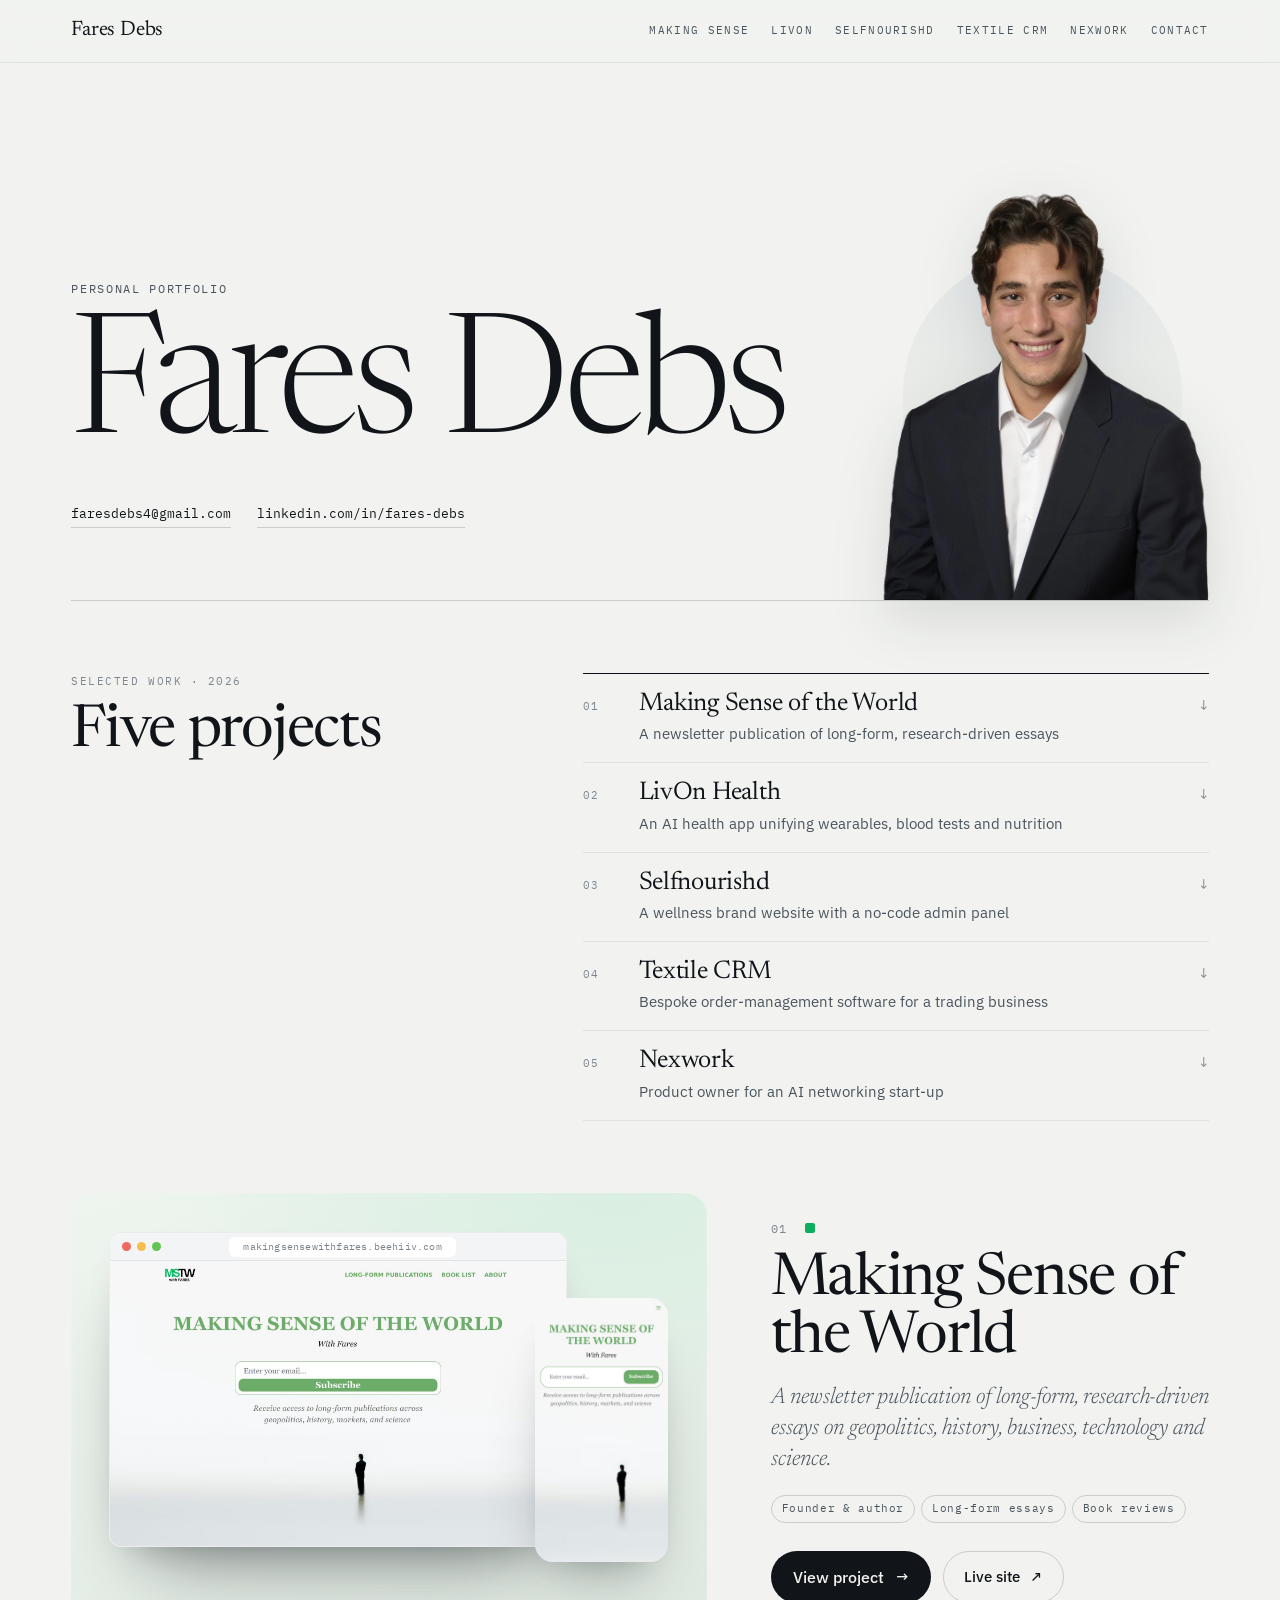
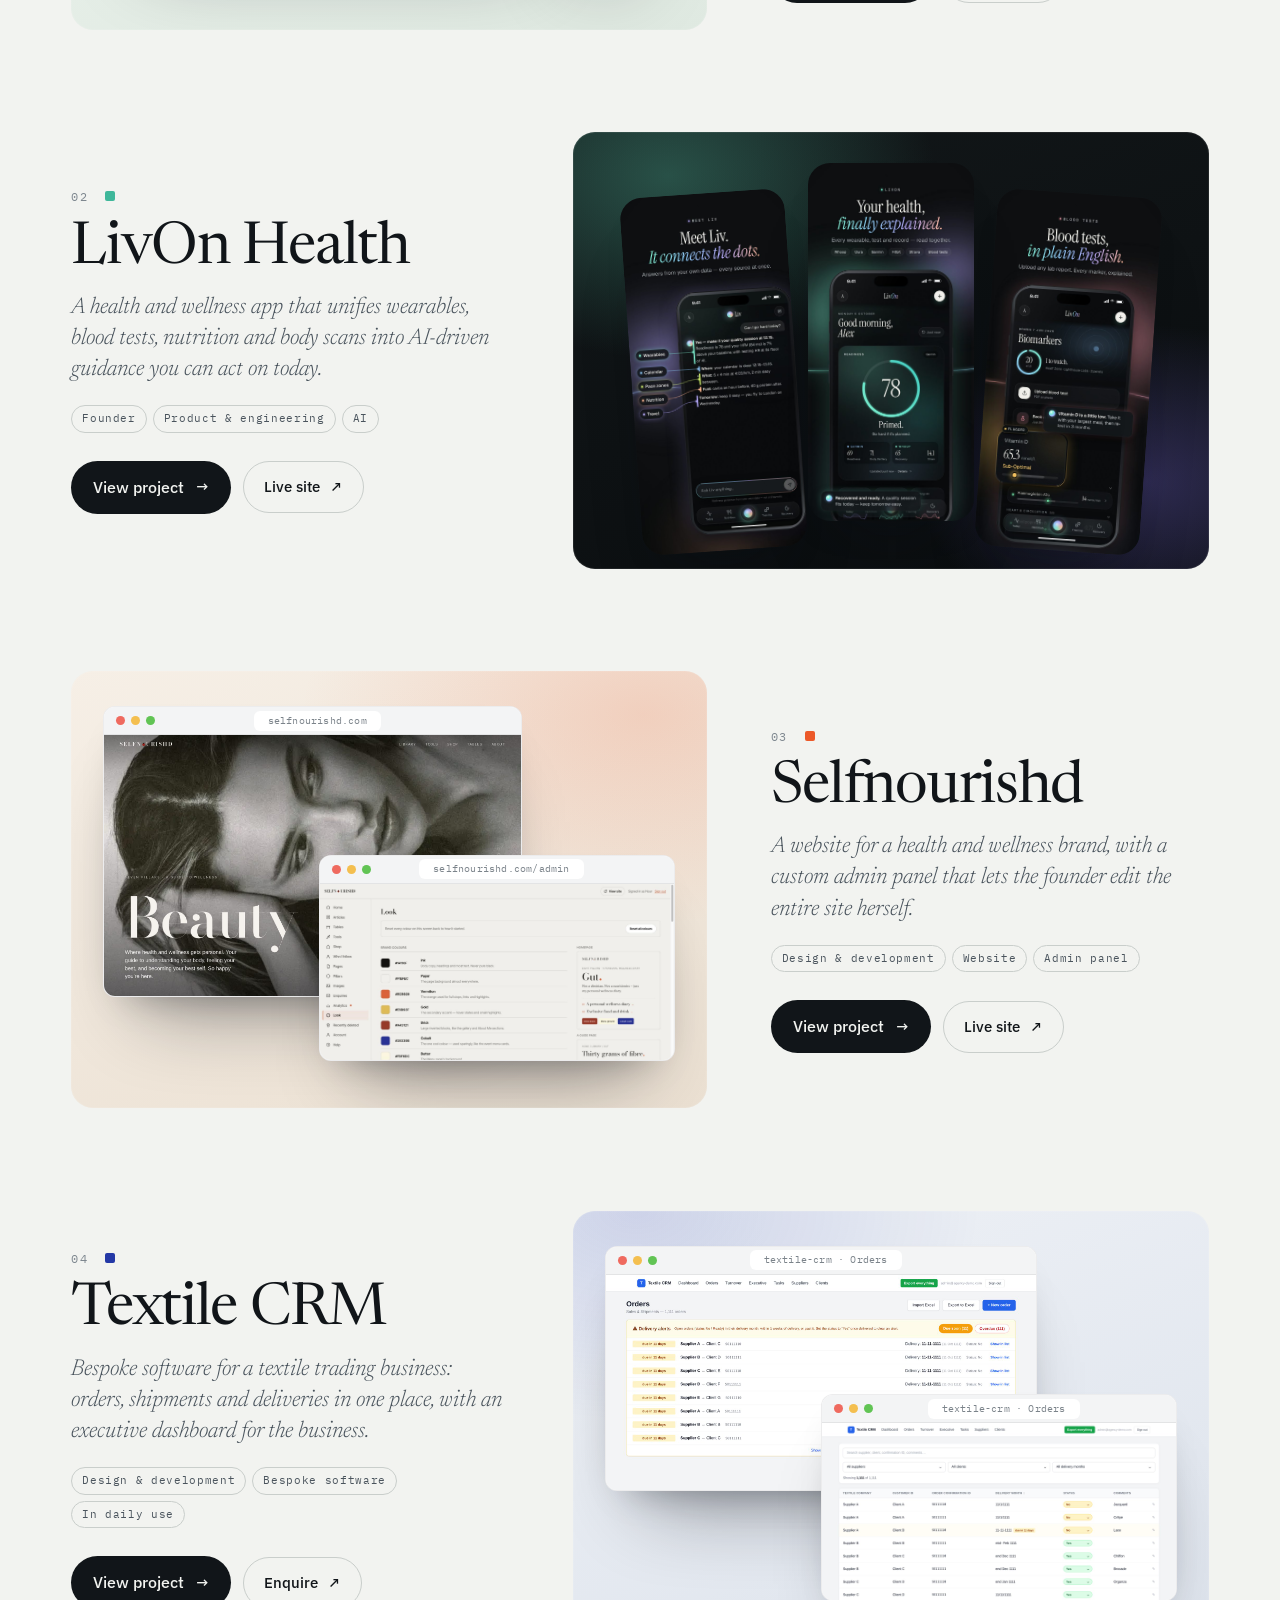
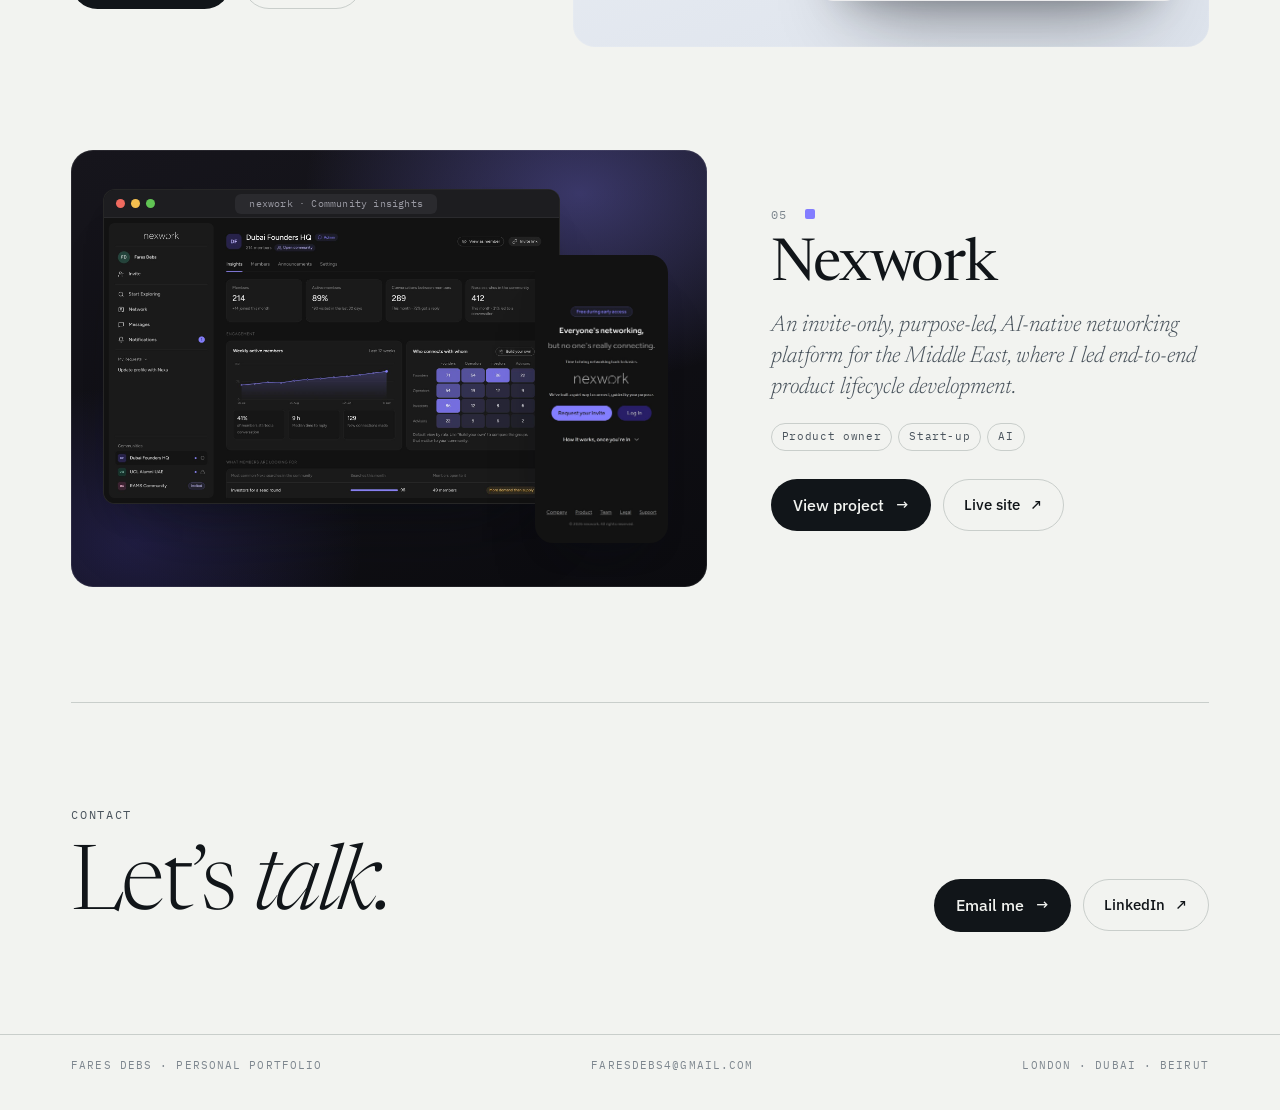
<file: index.html>
<!doctype html>
<html lang="en">
<head>
<meta charset="utf-8">
<meta name="viewport" content="width=device-width, initial-scale=1, viewport-fit=cover">
<title>Fares Debs · Personal Portfolio</title>
<meta name="description" content="Fares Debs. Personal portfolio: Making Sense of the World, LivOn Health, Selfnourishd, Textile CRM and Nexwork.">
<meta property="og:title" content="Fares Debs · Personal Portfolio">
<meta property="og:description" content="Fares Debs. Personal portfolio: Making Sense of the World, LivOn Health, Selfnourishd, Textile CRM and Nexwork.">
<meta property="og:type" content="website">
<meta property="og:image" content="/img/og.jpg">
<meta name="theme-color" content="#F2F3F0">
<link rel="icon" href="/favicon.svg" type="image/svg+xml">
<link rel="preconnect" href="https://fonts.googleapis.com"><link rel="preconnect" href="https://fonts.gstatic.com" crossorigin><link rel="stylesheet" href="https://fonts.googleapis.com/css2?family=IBM+Plex+Mono:wght@400;500&family=IBM+Plex+Sans:wght@400;500;600&family=Newsreader:ital,opsz,wght@0,6..72,300;0,6..72,400;1,6..72,300;1,6..72,400&display=swap">
<link rel="stylesheet" href="/style.css?v=3">
</head>
<body>
<header class="bar"><div class="wrap">
  <a class="me" href="/">Fares Debs</a>
  <nav aria-label="Projects"><a class="opt" href="/making-sense">Making Sense</a><a class="opt" href="/livon">LivOn</a><a class="opt" href="/selfnourishd">Selfnourishd</a><a class="opt" href="/textile-crm">Textile CRM</a><a class="opt" href="/nexwork">Nexwork</a><a href="mailto:faresdebs4@gmail.com">Contact</a></nav>
  <button class="burger" type="button" aria-label="Open menu" aria-expanded="false" aria-controls="mnav" onclick="const o=document.body.classList.toggle('menu-open');this.setAttribute('aria-expanded',o);this.setAttribute('aria-label',o?'Close menu':'Open menu')"><span></span><span></span><span></span></button>
</div>
<div class="mnav" id="mnav"><div class="wrap"><a href="/">Home</a><a href="/making-sense">Making Sense of the World</a><a href="/livon">LivOn Health</a><a href="/selfnourishd">Selfnourishd</a><a href="/textile-crm">Textile CRM</a><a href="/nexwork">Nexwork</a><a href="mailto:faresdebs4@gmail.com">Contact</a></div></div>
</header>

<main class="wrap">
  <section class="hero">
    <div>
      <div class="eyebrow">Personal Portfolio</div>
      <h1>Fares Debs</h1>
      <div class="contact"><a href="mailto:faresdebs4@gmail.com">faresdebs4@gmail.com</a><a href="https://www.linkedin.com/in/fares-debs/" target="_blank" rel="noopener">linkedin.com/in/fares-debs</a></div>
    </div>
    <div class="portrait cut"><img src="/img/portrait-cut.webp?v=2" alt="Portrait of Fares Debs" width="720" height="913"></div>
  </section>
  <section class="intro">
    <div><div class="label">Selected work · 2026</div><h2 class="five">Five projects</h2></div>
    <ol class="toc"><li><a href="#making-sense"><span class="n">01</span><span class="t"><b>Making Sense of the World</b><em>A newsletter publication of long-form, research-driven essays</em></span><span class="d">↓</span></a></li><li><a href="#livon"><span class="n">02</span><span class="t"><b>LivOn Health</b><em>An AI health app unifying wearables, blood tests and nutrition</em></span><span class="d">↓</span></a></li><li><a href="#selfnourishd"><span class="n">03</span><span class="t"><b>Selfnourishd</b><em>A wellness brand website with a no-code admin panel</em></span><span class="d">↓</span></a></li><li><a href="#textile-crm"><span class="n">04</span><span class="t"><b>Textile CRM</b><em>Bespoke order-management software for a trading business</em></span><span class="d">↓</span></a></li><li><a href="#nexwork"><span class="n">05</span><span class="t"><b>Nexwork</b><em>Product owner for an AI networking start-up</em></span><span class="d">↓</span></a></li></ol>
  </section>
  <section class="rows" id="projects">
    <article class="row rv" id="making-sense">
  <a class="stage thumb t-ms" href="/making-sense" aria-label="Making Sense of the World"><div class="win " style="left:6%;top:9%;width:72%"><div class="chrome"><i></i><i></i><i></i><span class="url">makingsensewithfares.beehiiv.com</span></div><div class="shot"><img src="/img/ms-home.jpg" alt="Making Sense of the World homepage" decoding="async"></div></div><div class="phone" style="right:6%;top:24%;width:21%;aspect-ratio:600/1188;border-radius:18px"><img src="/img/ms-home-m.jpg" alt="Mobile view" decoding="async"></div></a>
  <div>
    <div class="num">01 <span class="sw" style="background:#0DAE5E;margin-left:8px"></span></div>
    <h2><a href="/making-sense">Making Sense of the World</a></h2>
    <p class="one">A newsletter publication of long-form, research-driven essays on geopolitics, history, business, technology and science.</p>
    <div class="tags"><span class="tag">Founder & author</span><span class="tag">Long-form essays</span><span class="tag">Book reviews</span></div>
    <div class="actions"><a class="cta" href="/making-sense">View project <span class="ar">→</span></a><a class="ghost" href="https://makingsensewithfares.beehiiv.com/" target="_blank" rel="noopener">Live site <span class="ar">↗</span></a></div>
  </div>
</article><article class="row rv" id="livon">
  <a class="stage thumb t-lv" href="/livon" aria-label="LivOn Health"><div class="phone" style="left:9%;top:14%;width:26%;aspect-ratio:1290/2796;transform:rotate(-4deg)"><img src="/img/livon-03.jpg" alt="Meet Liv" decoding="async"></div><div class="phone" style="left:37%;top:7%;width:26%;aspect-ratio:1290/2796;z-index:2"><img src="/img/livon-01.jpg" alt="LivOn home" decoding="async"></div><div class="phone" style="left:65%;top:14%;width:26%;aspect-ratio:1290/2796;transform:rotate(4deg)"><img src="/img/livon-06.jpg" alt="Blood tests" decoding="async"></div></a>
  <div>
    <div class="num">02 <span class="sw" style="background:#3FB79A;margin-left:8px"></span></div>
    <h2><a href="/livon">LivOn Health</a></h2>
    <p class="one">A health and wellness app that unifies wearables, blood tests, nutrition and body scans into AI-driven guidance you can act on today.</p>
    <div class="tags"><span class="tag">Founder</span><span class="tag">Product & engineering</span><span class="tag">AI</span></div>
    <div class="actions"><a class="cta" href="/livon">View project <span class="ar">→</span></a><a class="ghost" href="https://livonhealth.app/" target="_blank" rel="noopener">Live site <span class="ar">↗</span></a></div>
  </div>
</article><article class="row rv" id="selfnourishd">
  <a class="stage thumb t-sn" href="/selfnourishd" aria-label="Selfnourishd"><div class="win " style="left:5%;top:8%;width:66%"><div class="chrome"><i></i><i></i><i></i><span class="url">selfnourishd.com</span></div><div class="shot"><img src="/img/sn-home.jpg" alt="Selfnourishd website" decoding="async"></div></div><div class="win " style="right:5%;top:42%;width:56%"><div class="chrome"><i></i><i></i><i></i><span class="url">selfnourishd.com/admin</span></div><div class="shot"><img src="/img/sn-admin-look.jpg" alt="Selfnourishd admin panel" decoding="async"></div></div></a>
  <div>
    <div class="num">03 <span class="sw" style="background:#EC5929;margin-left:8px"></span></div>
    <h2><a href="/selfnourishd">Selfnourishd</a></h2>
    <p class="one">A website for a health and wellness brand, with a custom admin panel that lets the founder edit the entire site herself.</p>
    <div class="tags"><span class="tag">Design & development</span><span class="tag">Website</span><span class="tag">Admin panel</span></div>
    <div class="actions"><a class="cta" href="/selfnourishd">View project <span class="ar">→</span></a><a class="ghost" href="https://www.selfnourishd.com/" target="_blank" rel="noopener">Live site <span class="ar">↗</span></a></div>
  </div>
</article><article class="row rv" id="textile-crm">
  <a class="stage thumb t-crm" href="/textile-crm" aria-label="Textile CRM"><div class="win " style="left:5%;top:8%;width:68%"><div class="chrome"><i></i><i></i><i></i><span class="url">textile-crm · Orders</span></div><div class="shot"><img src="/img/crm-orders-alerts.jpg" alt="CRM orders and delivery alerts" decoding="async"></div></div><div class="win " style="right:5%;top:42%;width:56%"><div class="chrome"><i></i><i></i><i></i><span class="url">textile-crm · Orders</span></div><div class="shot"><img src="/img/crm-orders-table.jpg" alt="CRM order book" decoding="async"></div></div></a>
  <div>
    <div class="num">04 <span class="sw" style="background:#2438A6;margin-left:8px"></span></div>
    <h2><a href="/textile-crm">Textile CRM</a></h2>
    <p class="one">Bespoke software for a textile trading business: orders, shipments and deliveries in one place, with an executive dashboard for the business.</p>
    <div class="tags"><span class="tag">Design & development</span><span class="tag">Bespoke software</span><span class="tag">In daily use</span></div>
    <div class="actions"><a class="cta" href="/textile-crm">View project <span class="ar">→</span></a><a class="ghost" href="mailto:faresdebs4@gmail.com?subject=Bespoke%20CRM%20enquiry">Enquire <span class="ar">↗</span></a></div>
  </div>
</article><article class="row rv" id="nexwork">
  <a class="stage thumb t-nx" href="/nexwork" aria-label="Nexwork"><div class="win dark " style="left:5%;top:9%;width:72%"><div class="chrome"><i></i><i></i><i></i><span class="url">nexwork · Community insights</span></div><div class="shot"><img src="/img/nx-proto-admin.jpg" alt="Nexwork community insights" decoding="async"></div></div><div class="phone" style="right:6%;top:24%;width:21%;aspect-ratio:600/1298;border-radius:18px"><img src="/img/nx-home-m.jpg" alt="nexworkme.com on mobile" decoding="async"></div></a>
  <div>
    <div class="num">05 <span class="sw" style="background:#837DFF;margin-left:8px"></span></div>
    <h2><a href="/nexwork">Nexwork</a></h2>
    <p class="one">An invite-only, purpose-led, AI-native networking platform for the Middle East, where I led end-to-end product lifecycle development.</p>
    <div class="tags"><span class="tag">Product owner</span><span class="tag">Start-up</span><span class="tag">AI</span></div>
    <div class="actions"><a class="cta" href="/nexwork">View project <span class="ar">→</span></a><a class="ghost" href="https://nexworkme.com/" target="_blank" rel="noopener">Live site <span class="ar">↗</span></a></div>
  </div>
</article>
  </section>
  <section class="closing">
    <div><div class="eyebrow">Contact</div><p class="talk" style="margin-top:22px">Let&rsquo;s <em>talk.</em></p></div>
    <div class="actions"><a class="cta" href="mailto:faresdebs4@gmail.com">Email me <span class="ar">→</span></a><a class="ghost" href="https://www.linkedin.com/in/fares-debs/" target="_blank" rel="noopener">LinkedIn <span class="ar">↗</span></a></div>
  </section>
</main>
<footer><div class="wrap"><span>Fares Debs · Personal Portfolio</span><span><a href="mailto:faresdebs4@gmail.com">faresdebs4@gmail.com</a></span><span>London · Dubai · Beirut</span></div></footer>
<script>
(()=>{const els=document.querySelectorAll('.rv');if(!('IntersectionObserver' in window)){els.forEach(e=>e.classList.add('in'));return}
const io=new IntersectionObserver(es=>es.forEach(e=>{if(e.isIntersecting){e.target.classList.add('in');io.unobserve(e.target)}}),{rootMargin:'0px 0px -8% 0px'});els.forEach(e=>io.observe(e))})();
</script>
</body>
</html>
</file>
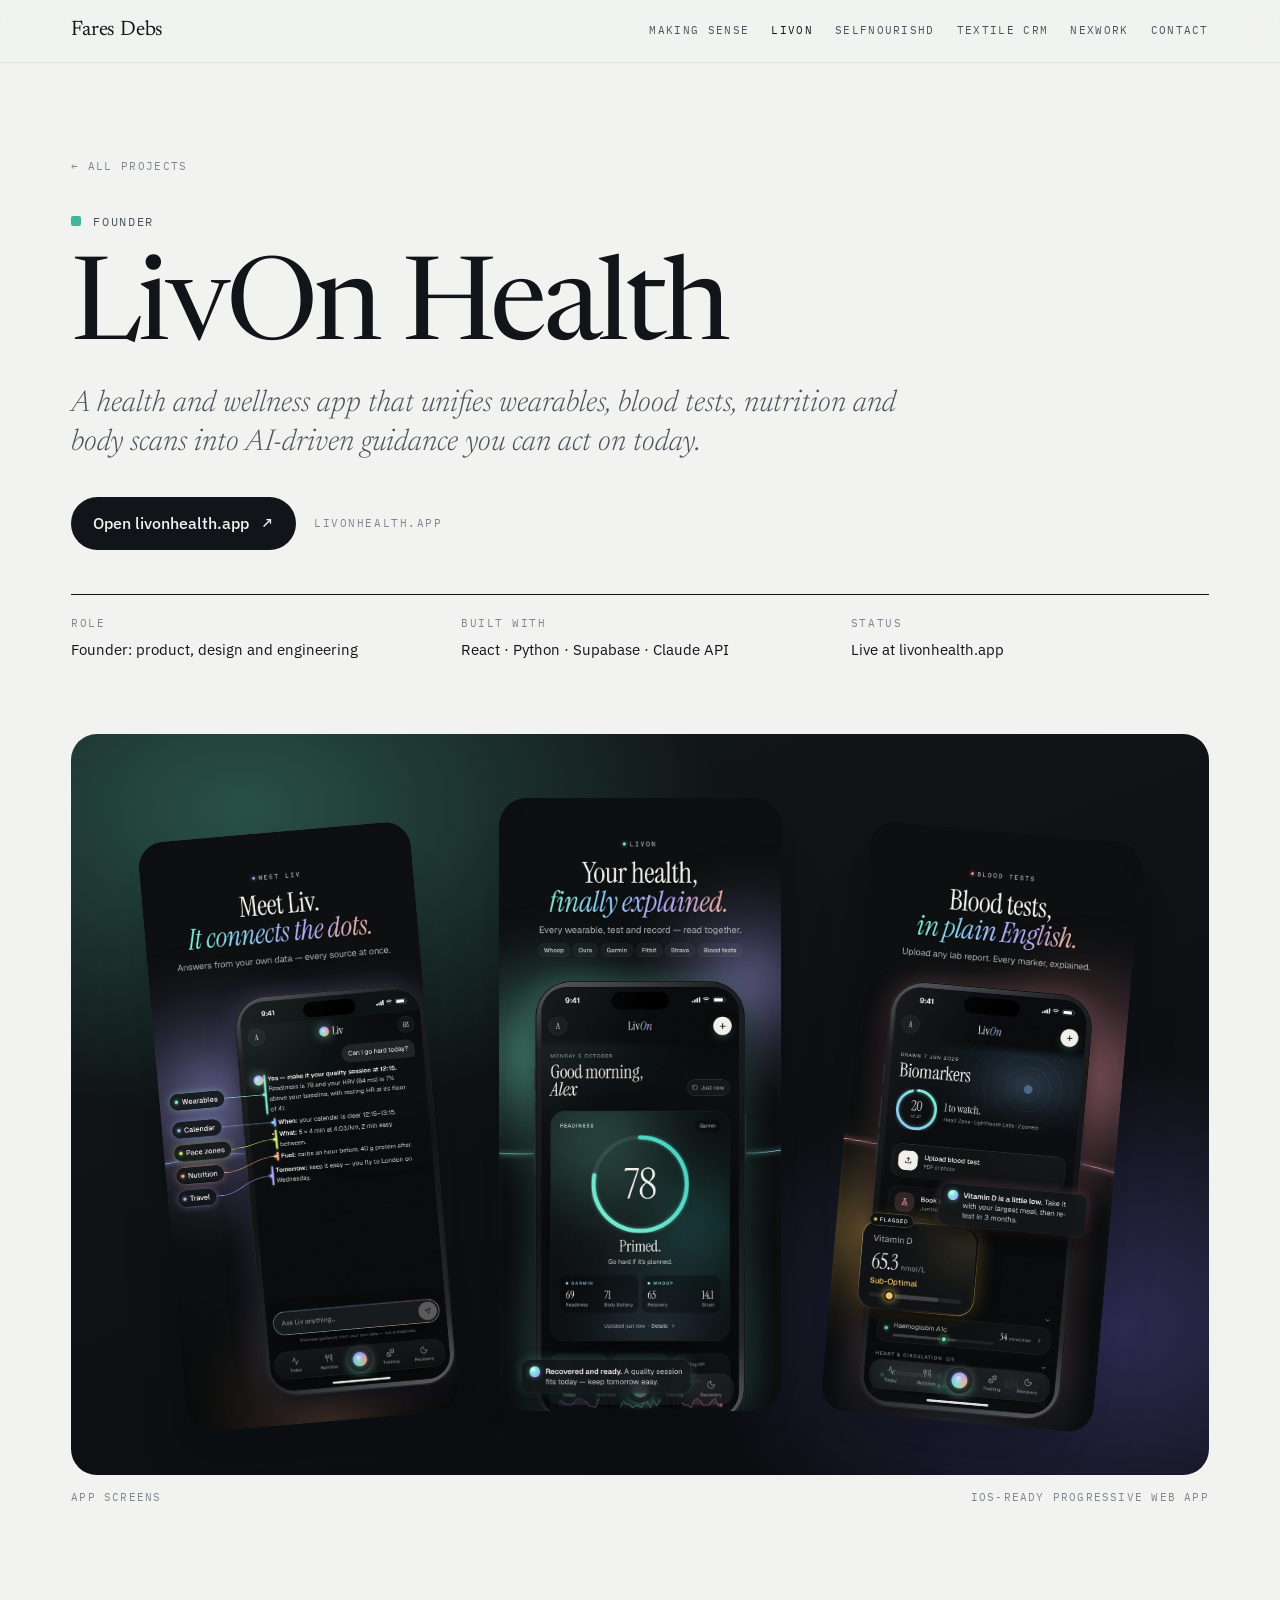
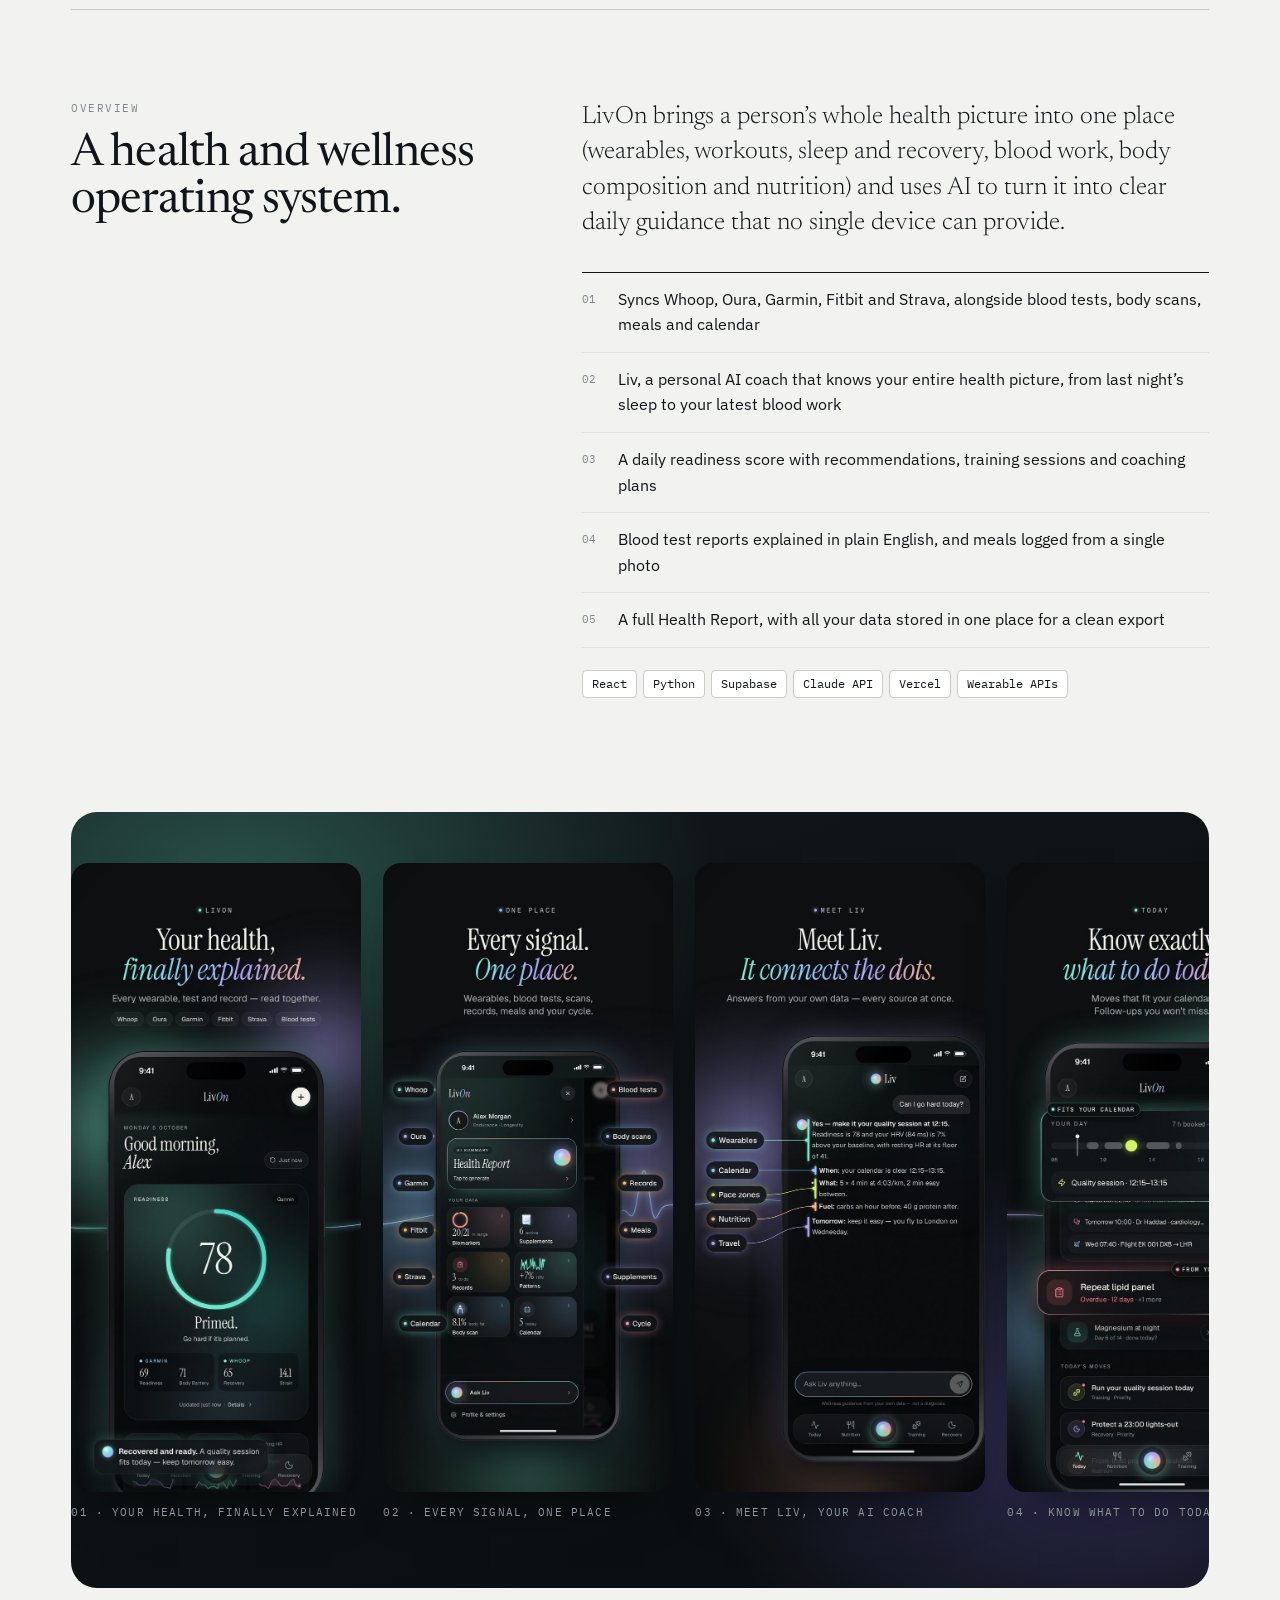
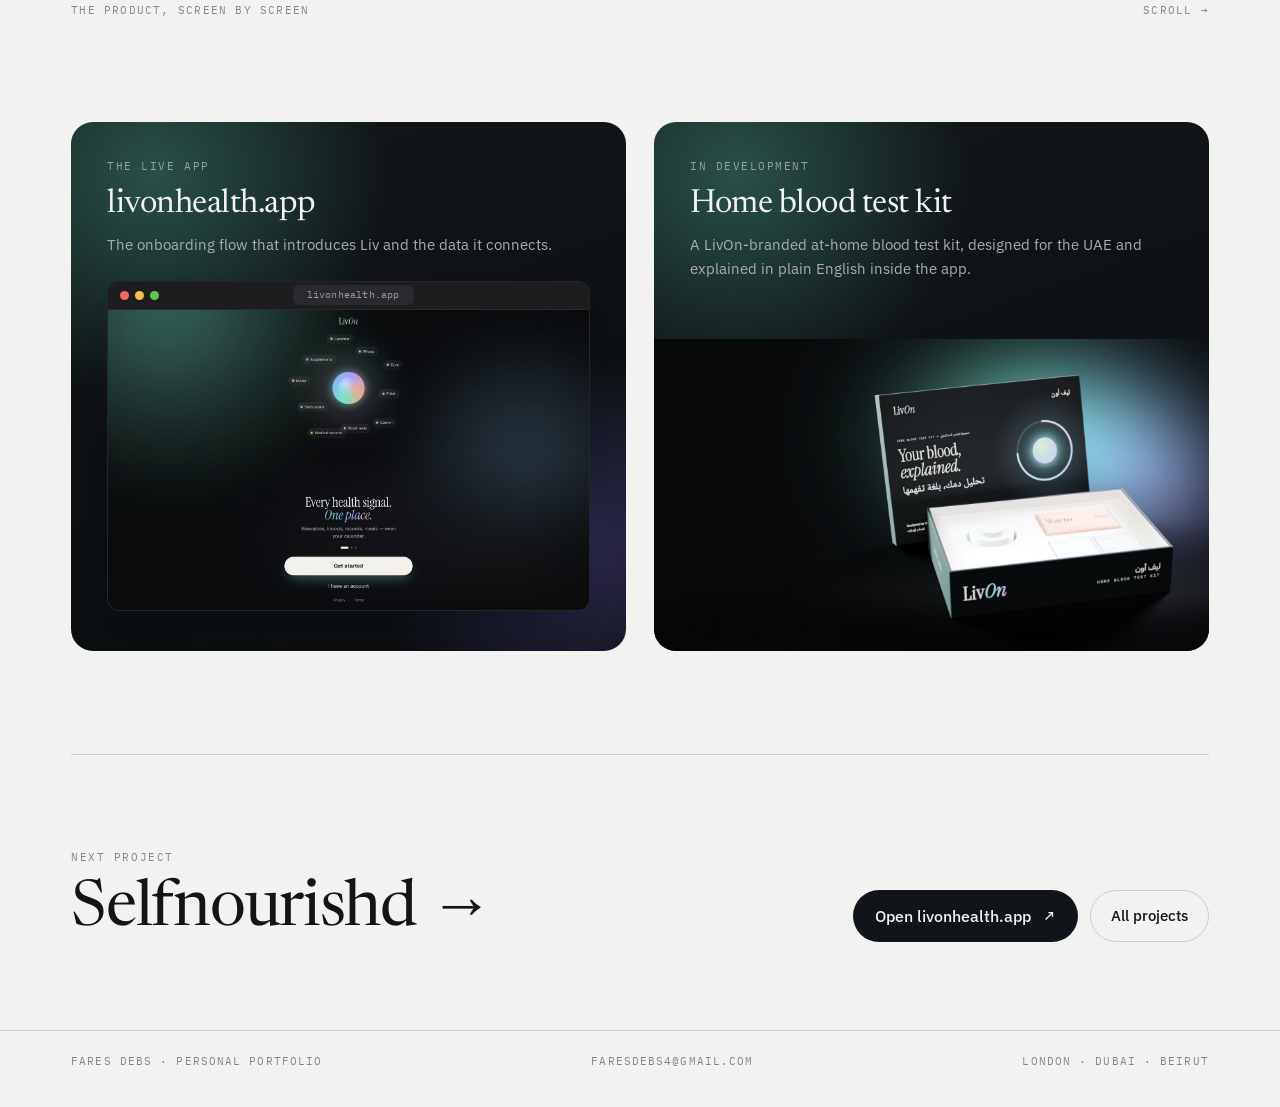
<file: livon.html>
<!doctype html>
<html lang="en">
<head>
<meta charset="utf-8">
<meta name="viewport" content="width=device-width, initial-scale=1, viewport-fit=cover">
<title>LivOn Health · Fares Debs</title>
<meta name="description" content="LivOn Health: an AI-driven health and wellness app that unifies wearables, biomarkers, nutrition and body scans.">
<meta property="og:title" content="LivOn Health · Fares Debs">
<meta property="og:description" content="LivOn Health: an AI-driven health and wellness app that unifies wearables, biomarkers, nutrition and body scans.">
<meta property="og:type" content="website">
<meta property="og:image" content="/img/og.jpg">
<meta name="theme-color" content="#F2F3F0">
<link rel="icon" href="/favicon.svg" type="image/svg+xml">
<link rel="preconnect" href="https://fonts.googleapis.com"><link rel="preconnect" href="https://fonts.gstatic.com" crossorigin><link rel="stylesheet" href="https://fonts.googleapis.com/css2?family=IBM+Plex+Mono:wght@400;500&family=IBM+Plex+Sans:wght@400;500;600&family=Newsreader:ital,opsz,wght@0,6..72,300;0,6..72,400;1,6..72,300;1,6..72,400&display=swap">
<link rel="stylesheet" href="/style.css">
</head>
<body>
<header class="bar"><div class="wrap">
  <a class="me" href="/">Fares Debs</a>
  <nav aria-label="Projects"><a class="opt" href="/making-sense">Making Sense</a><a class="opt" href="/livon" aria-current=page>LivOn</a><a class="opt" href="/selfnourishd">Selfnourishd</a><a class="opt" href="/textile-crm">Textile CRM</a><a class="opt" href="/nexwork">Nexwork</a><a href="mailto:faresdebs4@gmail.com">Contact</a></nav>
  <button class="burger" type="button" aria-label="Open menu" aria-expanded="false" aria-controls="mnav" onclick="const o=document.body.classList.toggle('menu-open');this.setAttribute('aria-expanded',o);this.setAttribute('aria-label',o?'Close menu':'Open menu')"><span></span><span></span><span></span></button>
</div>
<div class="mnav" id="mnav"><div class="wrap"><a href="/">Home</a><a href="/making-sense">Making Sense of the World</a><a href="/livon" aria-current=page>LivOn Health</a><a href="/selfnourishd">Selfnourishd</a><a href="/textile-crm">Textile CRM</a><a href="/nexwork">Nexwork</a><a href="mailto:faresdebs4@gmail.com">Contact</a></div></div>
</header>
<main class="wrap">
<section class="p-hero">
  <a class="back" href="/#projects">← All projects</a>
  <div class="eyebrow" style="margin-top:34px"><span class="sw" style="background:#3FB79A"></span>Founder</div>
  <h1 class="">LivOn Health</h1>
  <p class="sub">A health and wellness app that unifies wearables, blood tests, nutrition and body scans into AI-driven guidance you can act on today.</p>
  <div class="actions"><a class="cta" href="https://livonhealth.app/" target="_blank" rel="noopener">Open livonhealth.app <span class="ar">↗</span></a><span class="label" style="margin-left:6px">livonhealth.app</span></div>
  <div class="meta"><div><span class="label">Role</span><span class="v">Founder: product, design and engineering</span></div><div><span class="label">Built with</span><span class="v">React · Python · Supabase · Claude API</span></div><div><span class="label">Status</span><span class="v">Live at livonhealth.app</span></div></div>
</section>
<section class="showcase rv"><div class="big t-lv pad-b" style="padding-top:clamp(28px,5vw,64px)"><div class="phone" style="position:absolute;left:8%;top:13%;width:24%;aspect-ratio:1290/2796;transform:rotate(-5deg);border-radius:26px"><img src="/img/livon-03.jpg" alt="Meet Liv" decoding="async"></div><div class="phone" style="position:relative;margin:0 auto;width:28%;aspect-ratio:1290/2796;z-index:2;border-radius:28px"><img src="/img/livon-01.jpg" alt="Home screen" decoding="async"></div><div class="phone" style="position:absolute;right:8%;top:13%;width:24%;aspect-ratio:1290/2796;transform:rotate(5deg);border-radius:26px"><img src="/img/livon-06.jpg" alt="Blood tests" decoding="async"></div></div><div class="cap"><span>App screens</span><span>iOS-ready progressive web app</span></div></section>
<section class="story rv">
  <div><div class="label">Overview</div><h2 style="margin-top:14px">A health and wellness operating system.</h2></div>
  <div><p class="lede">LivOn brings a person’s whole health picture into one place (wearables, workouts, sleep and recovery, blood work, body composition and nutrition) and uses AI to turn it into clear daily guidance that no single device can provide.</p><ul class="hl"><li><b>01</b><span>Syncs Whoop, Oura, Garmin, Fitbit and Strava, alongside blood tests, body scans, meals and calendar</span></li><li><b>02</b><span>Liv, a personal AI coach that knows your entire health picture, from last night’s sleep to your latest blood work</span></li><li><b>03</b><span>A daily readiness score with recommendations, training sessions and coaching plans</span></li><li><b>04</b><span>Blood test reports explained in plain English, and meals logged from a single photo</span></li><li><b>05</b><span>A full Health Report, with all your data stored in one place for a clean export</span></li></ul><div class="stack"><span>React</span><span>Python</span><span>Supabase</span><span>Claude API</span><span>Vercel</span><span>Wearable APIs</span></div></div>
</section>
<section class="showcase rv"><div class="big t-lv" style="padding:0"><div class="strip"><figure><img src="/img/livon-01.jpg" alt="Your health, finally explained" loading="lazy" decoding="async"><figcaption>01 · Your health, finally explained</figcaption></figure><figure><img src="/img/livon-02.jpg" alt="Every signal, one place" loading="lazy" decoding="async"><figcaption>02 · Every signal, one place</figcaption></figure><figure><img src="/img/livon-03.jpg" alt="Meet Liv, your AI coach" loading="lazy" decoding="async"><figcaption>03 · Meet Liv, your AI coach</figcaption></figure><figure><img src="/img/livon-04.jpg" alt="Know what to do today" loading="lazy" decoding="async"><figcaption>04 · Know what to do today</figcaption></figure><figure><img src="/img/livon-05.jpg" alt="Discover what drives you" loading="lazy" decoding="async"><figcaption>05 · Discover what drives you</figcaption></figure><figure><img src="/img/livon-06.jpg" alt="Blood tests in plain English" loading="lazy" decoding="async"><figcaption>06 · Blood tests in plain English</figcaption></figure><figure><img src="/img/livon-07.jpg" alt="Snap a meal" loading="lazy" decoding="async"><figcaption>07 · Snap a meal</figcaption></figure><figure><img src="/img/livon-08.jpg" alt="Train for the body you have today" loading="lazy" decoding="async"><figcaption>08 · Train for the body you have today</figcaption></figure><figure><img src="/img/livon-09.jpg" alt="In sync with your cycle" loading="lazy" decoding="async"><figcaption>09 · In sync with your cycle</figcaption></figure><figure><img src="/img/livon-10.jpg" alt="Your full Health Report" loading="lazy" decoding="async"><figcaption>10 · Your full Health Report</figcaption></figure></div></div><div class="cap"><span>The product, screen by screen</span><span>Scroll →</span></div></section>
<section class="split rv showcase">
  <div class="panel t-lv on-dark"><div class="label" style="color:#9aa0a6">The live app</div><h3>livonhealth.app</h3><p>The onboarding flow that introduces Liv and the data it connects.</p><div class="win dark " style=""><div class="chrome"><i></i><i></i><i></i><span class="url">livonhealth.app</span></div><div class="shot" style="aspect-ratio:16/10"><img src="/img/lv-home.jpg" alt="LivOn onboarding" decoding="async"></div></div></div>
  <div class="panel t-lv on-dark" style="padding:0;display:flex;flex-direction:column"><div style="padding:clamp(18px,3vw,36px) clamp(16px,3vw,36px) 0"><div class="label" style="color:#9aa0a6">In development</div><h3>Home blood test kit</h3><p>A LivOn-branded at-home blood test kit, designed for the UAE and explained in plain English inside the app.</p></div><img src="/img/livon-kit.jpg" alt="LivOn home blood test kit" style="margin-top:auto;width:100%"></div>
</section>
<section class="next">
  <div><span class="label">Next project</span><a href="/selfnourishd"><span class="nm">Selfnourishd →</span></a></div>
  <div class="actions"><a class="cta" href="https://livonhealth.app/" target="_blank" rel="noopener">Open livonhealth.app <span class="ar">↗</span></a><a class="ghost" href="/">All projects</a></div>
</section>
</main>
<footer><div class="wrap"><span>Fares Debs · Personal Portfolio</span><span><a href="mailto:faresdebs4@gmail.com">faresdebs4@gmail.com</a></span><span>London · Dubai · Beirut</span></div></footer>
<script>
(()=>{const els=document.querySelectorAll('.rv');if(!('IntersectionObserver' in window)){els.forEach(e=>e.classList.add('in'));return}
const io=new IntersectionObserver(es=>es.forEach(e=>{if(e.isIntersecting){e.target.classList.add('in');io.unobserve(e.target)}}),{rootMargin:'0px 0px -8% 0px'});els.forEach(e=>io.observe(e))})();
</script>
</body>
</html>
</file>
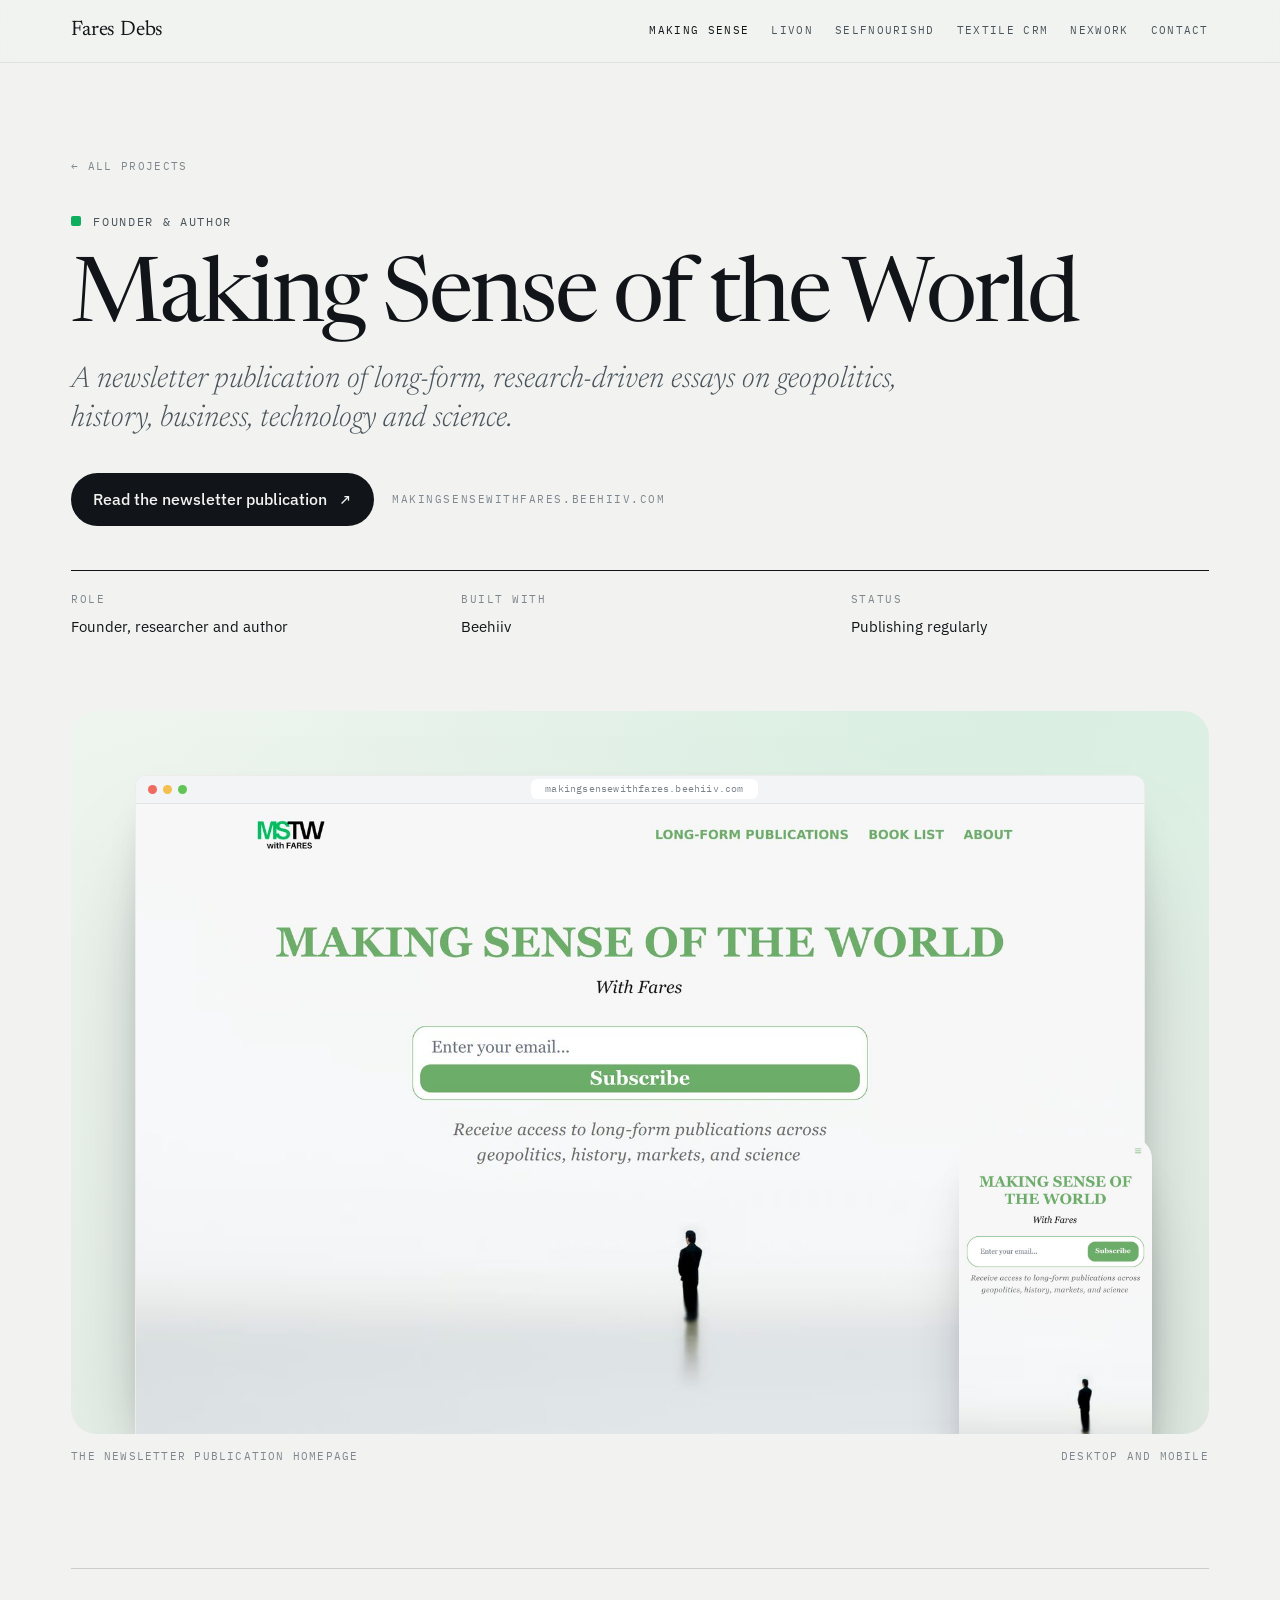
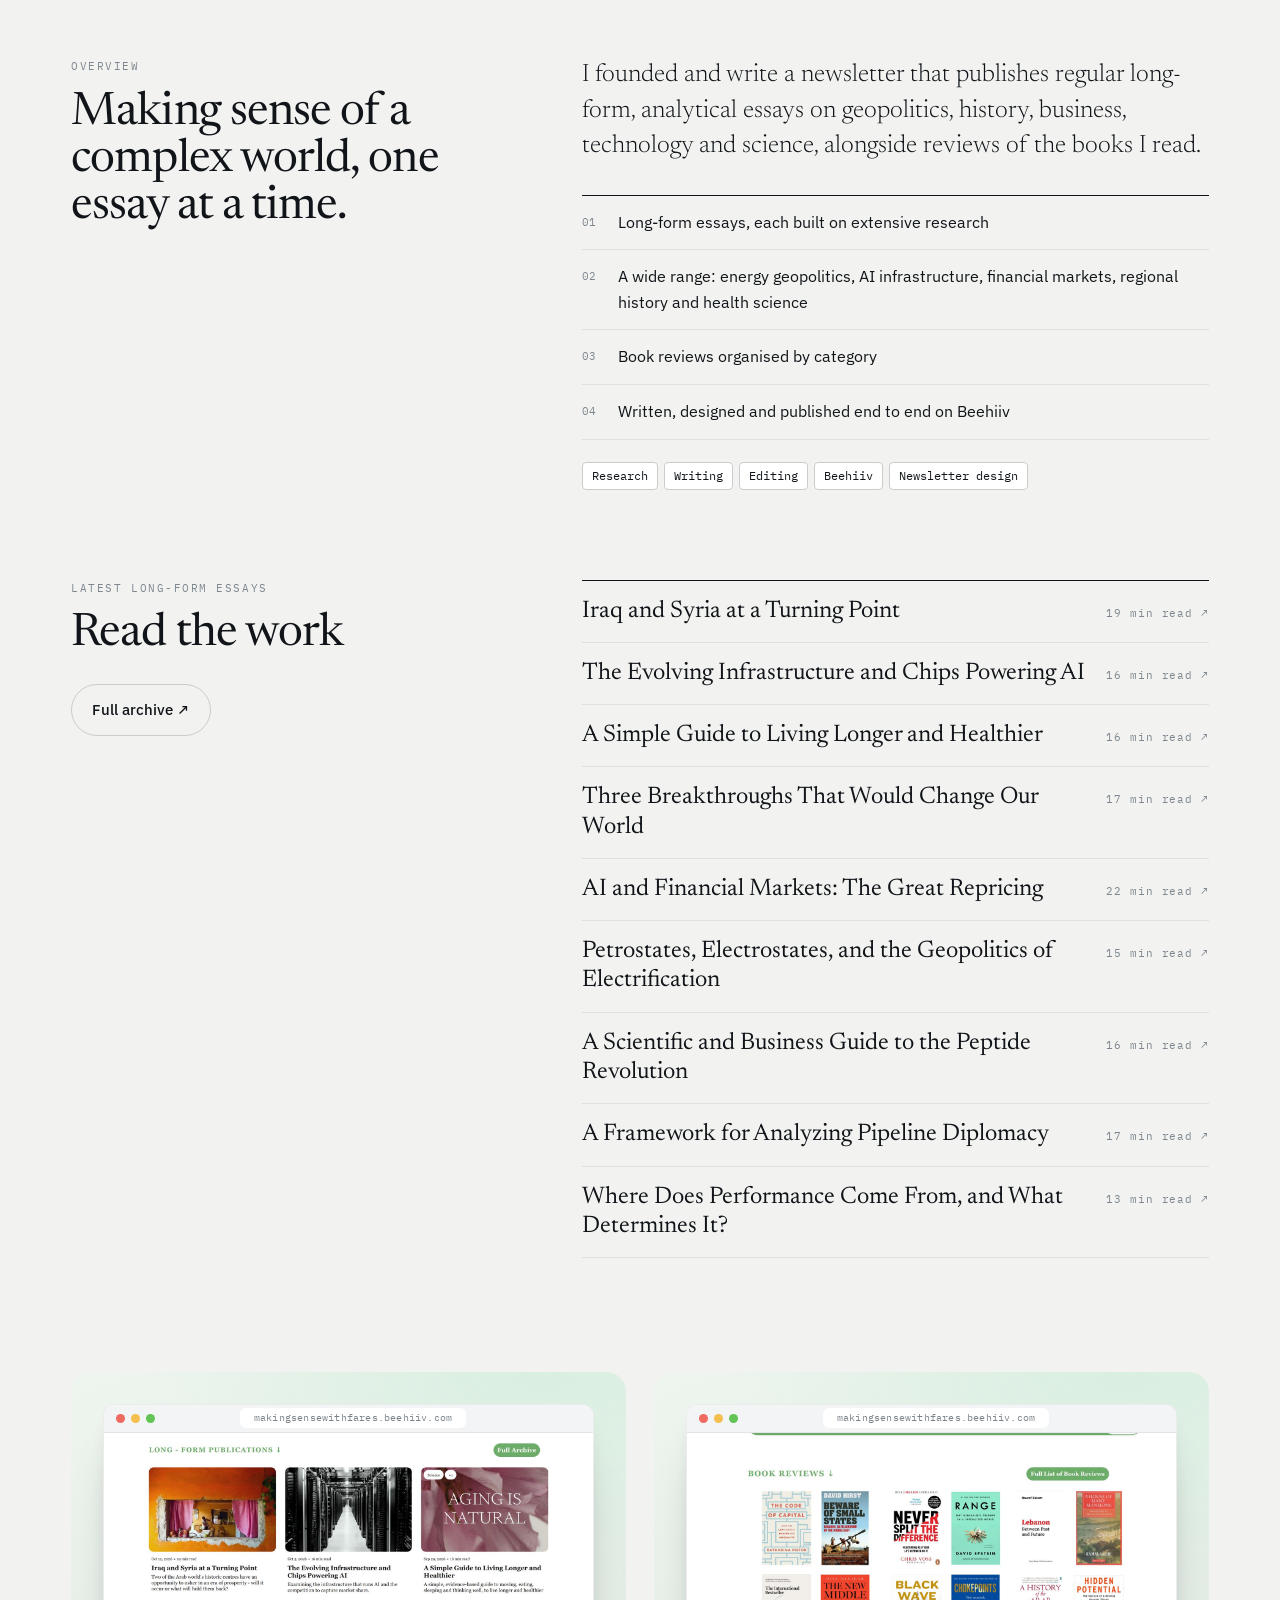
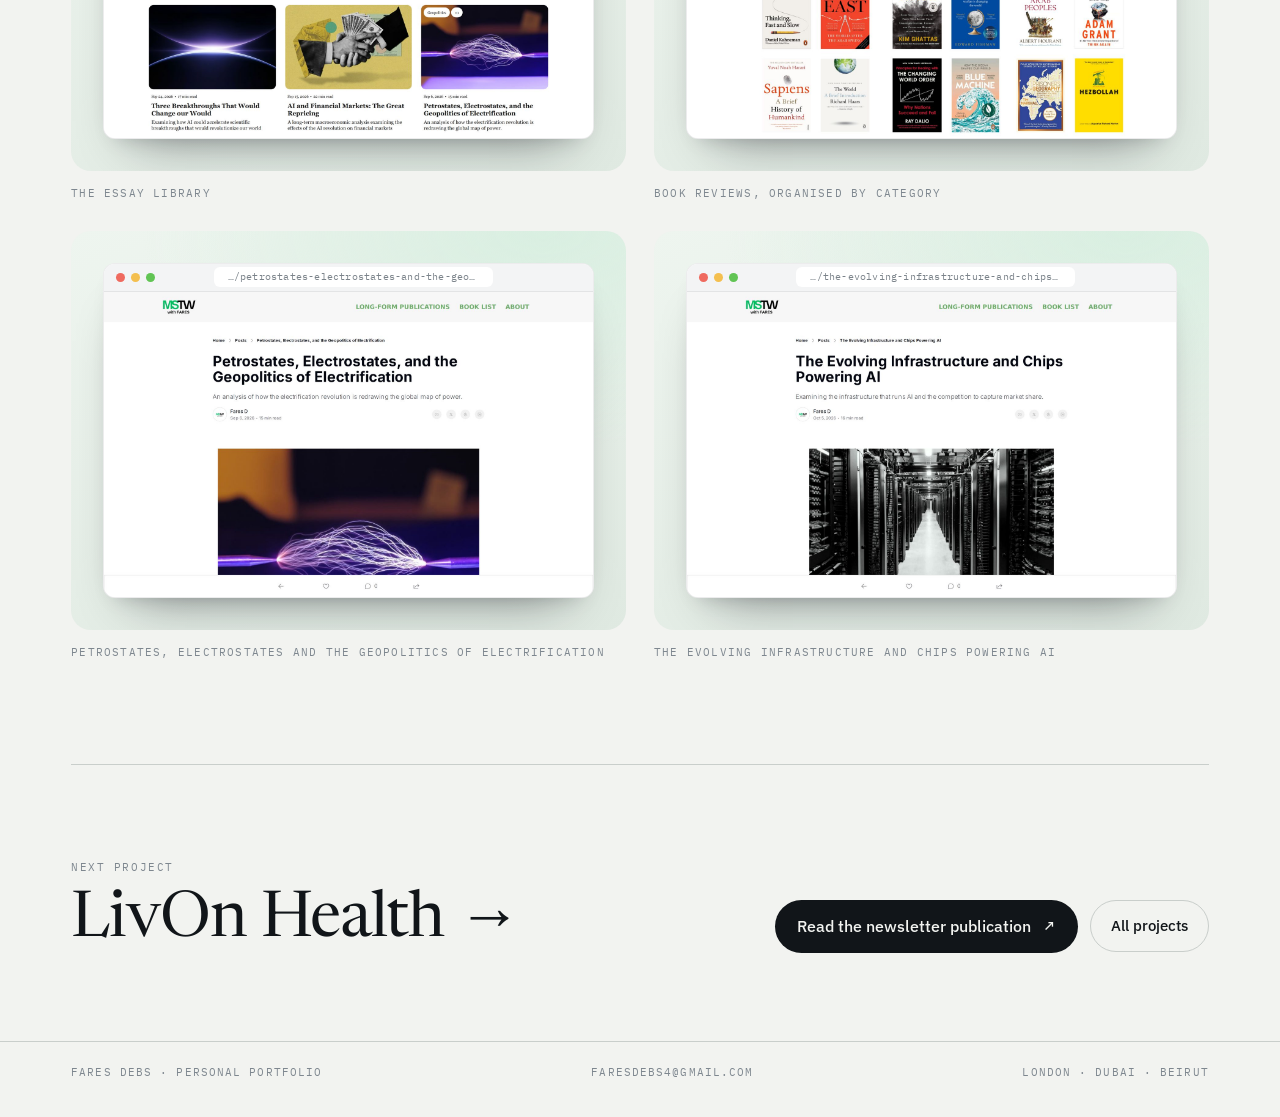
<file: making-sense.html>
<!doctype html>
<html lang="en">
<head>
<meta charset="utf-8">
<meta name="viewport" content="width=device-width, initial-scale=1, viewport-fit=cover">
<title>Making Sense of the World · Fares Debs</title>
<meta name="description" content="Making Sense of the World with Fares: long-form, research-driven essays on geopolitics, history, business, technology and science.">
<meta property="og:title" content="Making Sense of the World · Fares Debs">
<meta property="og:description" content="Making Sense of the World with Fares: long-form, research-driven essays on geopolitics, history, business, technology and science.">
<meta property="og:type" content="website">
<meta property="og:image" content="/img/og.jpg">
<meta name="theme-color" content="#F2F3F0">
<link rel="icon" href="/favicon.svg" type="image/svg+xml">
<link rel="preconnect" href="https://fonts.googleapis.com"><link rel="preconnect" href="https://fonts.gstatic.com" crossorigin><link rel="stylesheet" href="https://fonts.googleapis.com/css2?family=IBM+Plex+Mono:wght@400;500&family=IBM+Plex+Sans:wght@400;500;600&family=Newsreader:ital,opsz,wght@0,6..72,300;0,6..72,400;1,6..72,300;1,6..72,400&display=swap">
<link rel="stylesheet" href="/style.css">
</head>
<body>
<header class="bar"><div class="wrap">
  <a class="me" href="/">Fares Debs</a>
  <nav aria-label="Projects"><a class="opt" href="/making-sense" aria-current=page>Making Sense</a><a class="opt" href="/livon">LivOn</a><a class="opt" href="/selfnourishd">Selfnourishd</a><a class="opt" href="/textile-crm">Textile CRM</a><a class="opt" href="/nexwork">Nexwork</a><a href="mailto:faresdebs4@gmail.com">Contact</a></nav>
  <button class="burger" type="button" aria-label="Open menu" aria-expanded="false" aria-controls="mnav" onclick="const o=document.body.classList.toggle('menu-open');this.setAttribute('aria-expanded',o);this.setAttribute('aria-label',o?'Close menu':'Open menu')"><span></span><span></span><span></span></button>
</div>
<div class="mnav" id="mnav"><div class="wrap"><a href="/">Home</a><a href="/making-sense" aria-current=page>Making Sense of the World</a><a href="/livon">LivOn Health</a><a href="/selfnourishd">Selfnourishd</a><a href="/textile-crm">Textile CRM</a><a href="/nexwork">Nexwork</a><a href="mailto:faresdebs4@gmail.com">Contact</a></div></div>
</header>
<main class="wrap">
<section class="p-hero">
  <a class="back" href="/#projects">← All projects</a>
  <div class="eyebrow" style="margin-top:34px"><span class="sw" style="background:#0DAE5E"></span>Founder & author</div>
  <h1 class="long">Making Sense of the World</h1>
  <p class="sub">A newsletter publication of long-form, research-driven essays on geopolitics, history, business, technology and science.</p>
  <div class="actions"><a class="cta" href="https://makingsensewithfares.beehiiv.com/" target="_blank" rel="noopener">Read the newsletter publication <span class="ar">↗</span></a><span class="label" style="margin-left:6px">makingsensewithfares.beehiiv.com</span></div>
  <div class="meta"><div><span class="label">Role</span><span class="v">Founder, researcher and author</span></div><div><span class="label">Built with</span><span class="v">Beehiiv</span></div><div><span class="label">Status</span><span class="v">Publishing regularly</span></div></div>
</section>
<section class="showcase rv"><div class="big t-ms"><div class="win " style=""><div class="chrome"><i></i><i></i><i></i><span class="url">makingsensewithfares.beehiiv.com</span></div><div class="shot" style="aspect-ratio:16/10"><img src="/img/ms-home.jpg" alt="Homepage of Making Sense of the World" decoding="async"></div></div><div class="phone" style="position:absolute;right:5%;bottom:-12%;width:17%;aspect-ratio:600/1188;border-radius:22px;z-index:2"><img src="/img/ms-home-m.jpg" alt="Mobile homepage" decoding="async"></div></div><div class="cap"><span>The newsletter publication homepage</span><span>Desktop and mobile</span></div></section>
<section class="story rv">
  <div><div class="label">Overview</div><h2 style="margin-top:14px">Making sense of a complex world, one essay at a time.</h2></div>
  <div><p class="lede">I founded and write a newsletter that publishes regular long-form, analytical essays on geopolitics, history, business, technology and science, alongside reviews of the books I read.</p><ul class="hl"><li><b>01</b><span>Long-form essays, each built on extensive research</span></li><li><b>02</b><span>A wide range: energy geopolitics, AI infrastructure, financial markets, regional history and health science</span></li><li><b>03</b><span>Book reviews organised by category</span></li><li><b>04</b><span>Written, designed and published end to end on Beehiiv</span></li></ul><div class="stack"><span>Research</span><span>Writing</span><span>Editing</span><span>Beehiiv</span><span>Newsletter design</span></div></div>
</section>
<section class="story rv" style="border-top:0;padding-top:0">
  <div><div class="label">Latest long-form essays</div><h2 style="margin-top:14px">Read the work</h2><div class="actions" style="margin-top:26px"><a class="ghost" href="https://makingsensewithfares.beehiiv.com/archive" target="_blank" rel="noopener">Full archive ↗</a></div></div>
  <div class="essays"><a href="https://makingsensewithfares.beehiiv.com/p/iraq-and-syria-at-a-turning-point" target="_blank" rel="noopener">Iraq and Syria at a Turning Point<span>19 min read ↗</span></a><a href="https://makingsensewithfares.beehiiv.com/p/the-evolving-infrastructure-and-chips-powering-ai" target="_blank" rel="noopener">The Evolving Infrastructure and Chips Powering AI<span>16 min read ↗</span></a><a href="https://makingsensewithfares.beehiiv.com/p/a-simple-guide-to-living-longer-and-healthier" target="_blank" rel="noopener">A Simple Guide to Living Longer and Healthier<span>16 min read ↗</span></a><a href="https://makingsensewithfares.beehiiv.com/p/three-breakthroughs-that-would-change-our-would" target="_blank" rel="noopener">Three Breakthroughs That Would Change Our World<span>17 min read ↗</span></a><a href="https://makingsensewithfares.beehiiv.com/p/ai-and-financial-markets-the-great-repricing" target="_blank" rel="noopener">AI and Financial Markets: The Great Repricing<span>22 min read ↗</span></a><a href="https://makingsensewithfares.beehiiv.com/p/petrostates-electrostates-and-the-geopolitics-of-electrification" target="_blank" rel="noopener">Petrostates, Electrostates, and the Geopolitics of Electrification<span>15 min read ↗</span></a><a href="https://makingsensewithfares.beehiiv.com/p/a-scientific-and-business-guide-to-the-peptide-revolution" target="_blank" rel="noopener">A Scientific and Business Guide to the Peptide Revolution<span>16 min read ↗</span></a><a href="https://makingsensewithfares.beehiiv.com/p/a-framework-for-analyzing-pipeline-diplomacy" target="_blank" rel="noopener">A Framework for Analyzing Pipeline Diplomacy<span>17 min read ↗</span></a><a href="https://makingsensewithfares.beehiiv.com/p/long-form-essay-3" target="_blank" rel="noopener">Where Does Performance Come From, and What Determines It?<span>13 min read ↗</span></a></div>
</section>
<section class="showcase rv"><div class="gallery"><figure><div class="frame t-ms"><div class="win " style=""><div class="chrome"><i></i><i></i><i></i><span class="url">makingsensewithfares.beehiiv.com</span></div><div class="shot" style="aspect-ratio:16/10"><img src="/img/ms-essays.jpg" alt="The essay library" decoding="async"></div></div></div><figcaption class="cap"><span>The essay library</span></figcaption></figure><figure><div class="frame t-ms"><div class="win " style=""><div class="chrome"><i></i><i></i><i></i><span class="url">makingsensewithfares.beehiiv.com</span></div><div class="shot" style="aspect-ratio:16/10"><img src="/img/ms-books.jpg" alt="Book reviews, organised by category" decoding="async"></div></div></div><figcaption class="cap"><span>Book reviews, organised by category</span></figcaption></figure><figure><div class="frame t-ms"><div class="win " style=""><div class="chrome"><i></i><i></i><i></i><span class="url">…/petrostates-electrostates-and-the-geopolitics-of-electrification</span></div><div class="shot" style="aspect-ratio:16/10"><img src="/img/ms-essay-petro.jpg" alt="Petrostates, Electrostates and the Geopolitics of Electrification" decoding="async"></div></div></div><figcaption class="cap"><span>Petrostates, Electrostates and the Geopolitics of Electrification</span></figcaption></figure><figure><div class="frame t-ms"><div class="win " style=""><div class="chrome"><i></i><i></i><i></i><span class="url">…/the-evolving-infrastructure-and-chips-powering-ai</span></div><div class="shot" style="aspect-ratio:16/10"><img src="/img/ms-essay-ai.jpg" alt="The Evolving Infrastructure and Chips Powering AI" decoding="async"></div></div></div><figcaption class="cap"><span>The Evolving Infrastructure and Chips Powering AI</span></figcaption></figure></div></section>
<section class="next">
  <div><span class="label">Next project</span><a href="/livon"><span class="nm">LivOn Health →</span></a></div>
  <div class="actions"><a class="cta" href="https://makingsensewithfares.beehiiv.com/" target="_blank" rel="noopener">Read the newsletter publication <span class="ar">↗</span></a><a class="ghost" href="/">All projects</a></div>
</section>
</main>
<footer><div class="wrap"><span>Fares Debs · Personal Portfolio</span><span><a href="mailto:faresdebs4@gmail.com">faresdebs4@gmail.com</a></span><span>London · Dubai · Beirut</span></div></footer>
<script>
(()=>{const els=document.querySelectorAll('.rv');if(!('IntersectionObserver' in window)){els.forEach(e=>e.classList.add('in'));return}
const io=new IntersectionObserver(es=>es.forEach(e=>{if(e.isIntersecting){e.target.classList.add('in');io.unobserve(e.target)}}),{rootMargin:'0px 0px -8% 0px'});els.forEach(e=>io.observe(e))})();
</script>
</body>
</html>
</file>
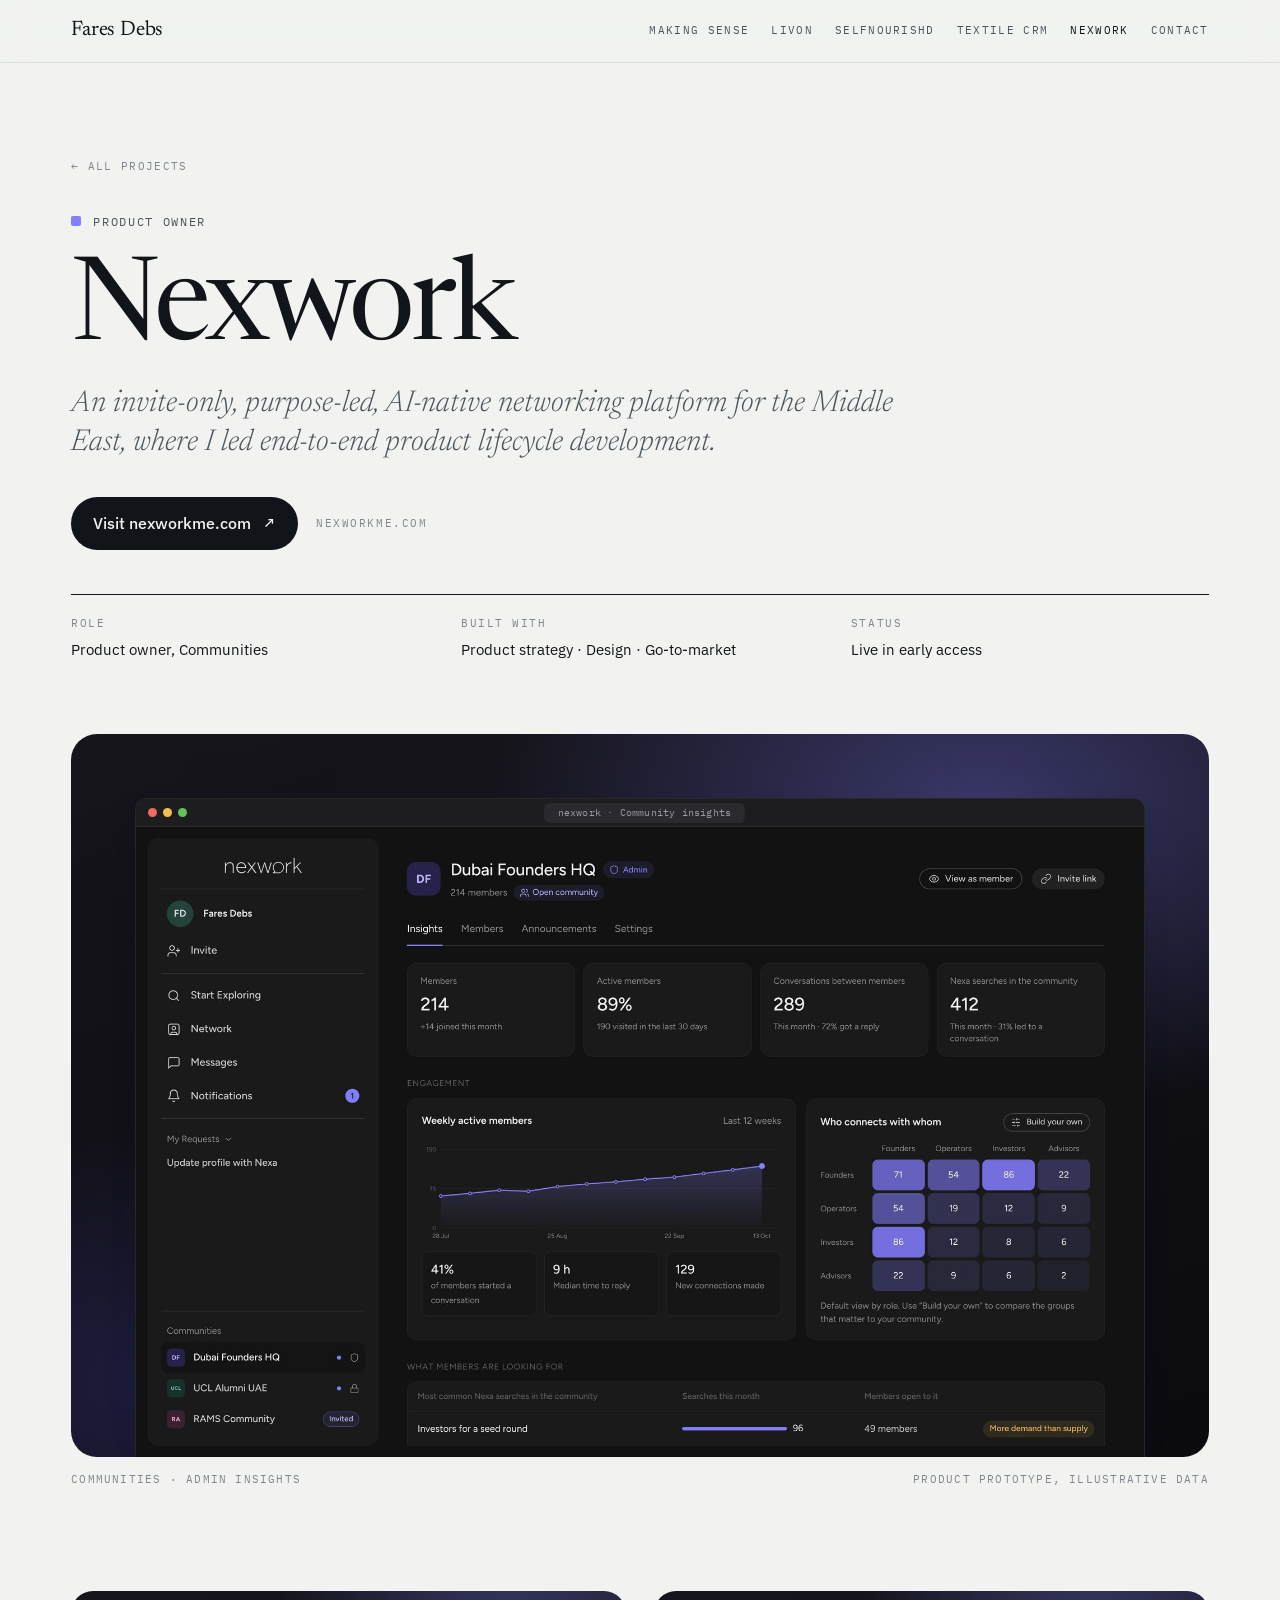
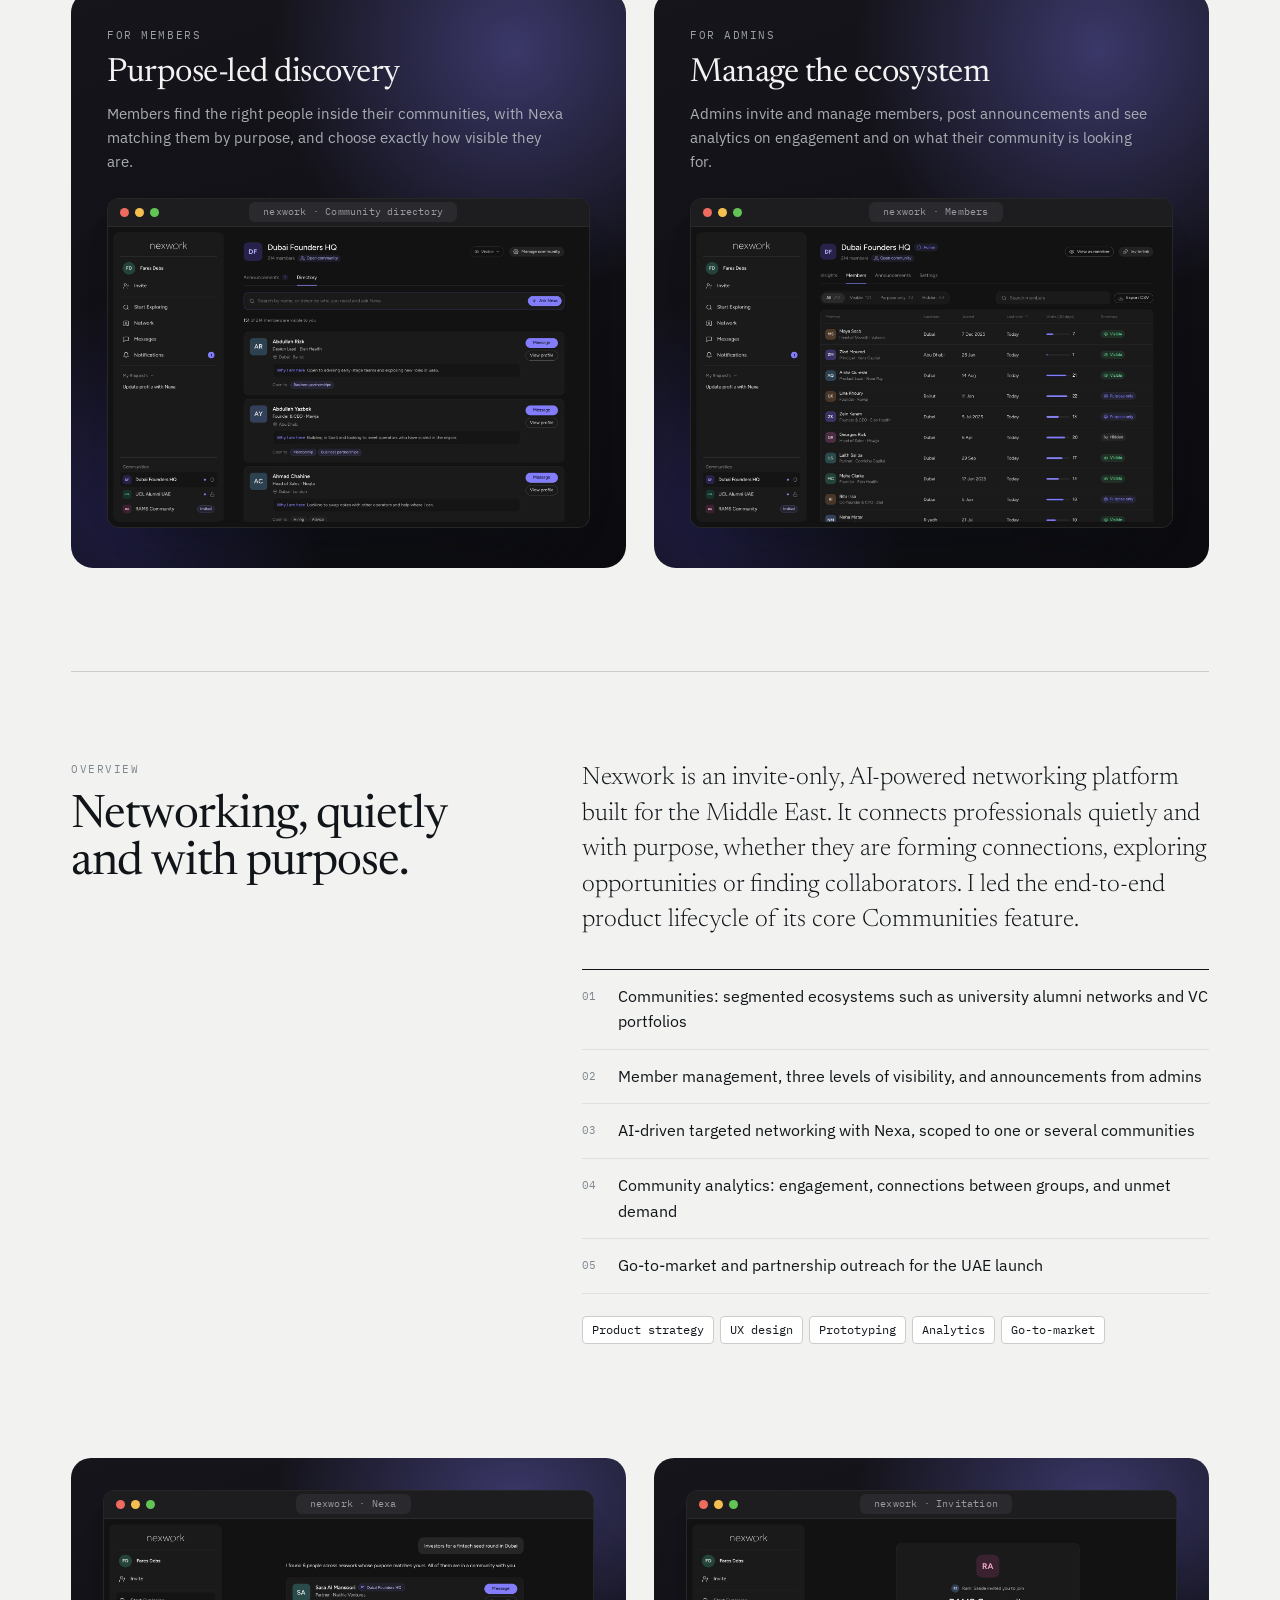
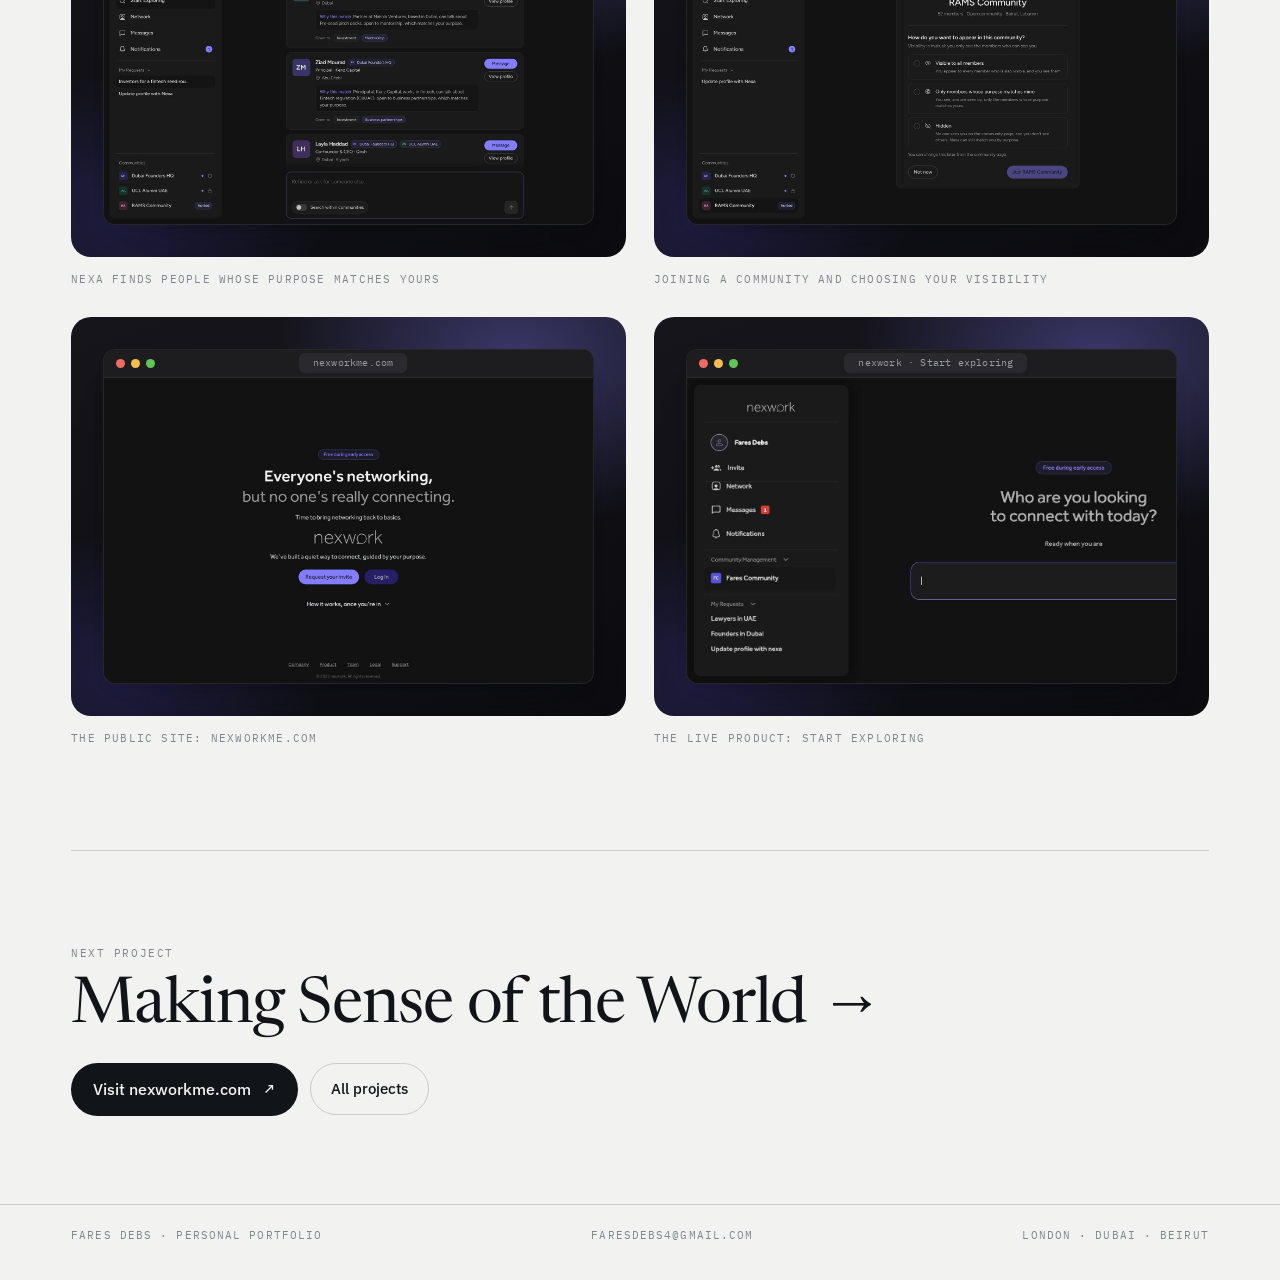
<file: nexwork.html>
<!doctype html>
<html lang="en">
<head>
<meta charset="utf-8">
<meta name="viewport" content="width=device-width, initial-scale=1, viewport-fit=cover">
<title>Nexwork · Fares Debs</title>
<meta name="description" content="Nexwork: an invite-only, AI-native networking platform for the Middle East. Product owner for the Communities feature.">
<meta property="og:title" content="Nexwork · Fares Debs">
<meta property="og:description" content="Nexwork: an invite-only, AI-native networking platform for the Middle East. Product owner for the Communities feature.">
<meta property="og:type" content="website">
<meta property="og:image" content="/img/og.jpg">
<meta name="theme-color" content="#F2F3F0">
<link rel="icon" href="/favicon.svg" type="image/svg+xml">
<link rel="preconnect" href="https://fonts.googleapis.com"><link rel="preconnect" href="https://fonts.gstatic.com" crossorigin><link rel="stylesheet" href="https://fonts.googleapis.com/css2?family=IBM+Plex+Mono:wght@400;500&family=IBM+Plex+Sans:wght@400;500;600&family=Newsreader:ital,opsz,wght@0,6..72,300;0,6..72,400;1,6..72,300;1,6..72,400&display=swap">
<link rel="stylesheet" href="/style.css">
</head>
<body>
<header class="bar"><div class="wrap">
  <a class="me" href="/">Fares Debs</a>
  <nav aria-label="Projects"><a class="opt" href="/making-sense">Making Sense</a><a class="opt" href="/livon">LivOn</a><a class="opt" href="/selfnourishd">Selfnourishd</a><a class="opt" href="/textile-crm">Textile CRM</a><a class="opt" href="/nexwork" aria-current=page>Nexwork</a><a href="mailto:faresdebs4@gmail.com">Contact</a></nav>
  <button class="burger" type="button" aria-label="Open menu" aria-expanded="false" aria-controls="mnav" onclick="const o=document.body.classList.toggle('menu-open');this.setAttribute('aria-expanded',o);this.setAttribute('aria-label',o?'Close menu':'Open menu')"><span></span><span></span><span></span></button>
</div>
<div class="mnav" id="mnav"><div class="wrap"><a href="/">Home</a><a href="/making-sense">Making Sense of the World</a><a href="/livon">LivOn Health</a><a href="/selfnourishd">Selfnourishd</a><a href="/textile-crm">Textile CRM</a><a href="/nexwork" aria-current=page>Nexwork</a><a href="mailto:faresdebs4@gmail.com">Contact</a></div></div>
</header>
<main class="wrap">
<section class="p-hero">
  <a class="back" href="/#projects">← All projects</a>
  <div class="eyebrow" style="margin-top:34px"><span class="sw" style="background:#837DFF"></span>Product owner</div>
  <h1 class="">Nexwork</h1>
  <p class="sub">An invite-only, purpose-led, AI-native networking platform for the Middle East, where I led end-to-end product lifecycle development.</p>
  <div class="actions"><a class="cta" href="https://nexworkme.com/" target="_blank" rel="noopener">Visit nexworkme.com <span class="ar">↗</span></a><span class="label" style="margin-left:6px">nexworkme.com</span></div>
  <div class="meta"><div><span class="label">Role</span><span class="v">Product owner, Communities</span></div><div><span class="label">Built with</span><span class="v">Product strategy · Design · Go-to-market</span></div><div><span class="label">Status</span><span class="v">Live in early access</span></div></div>
</section>
<section class="showcase rv"><div class="big t-nx"><div class="win dark " style=""><div class="chrome"><i></i><i></i><i></i><span class="url">nexwork · Community insights</span></div><div class="shot" style="aspect-ratio:16/10"><img src="/img/nx-proto-admin.jpg" alt="Community insights for admins" decoding="async"></div></div></div><div class="cap"><span>Communities · admin insights</span><span>Product prototype, illustrative data</span></div></section>
<section class="split rv showcase">
  <div class="panel t-nx on-dark"><div class="label" style="color:#9aa0a6">For members</div><h3>Purpose-led discovery</h3><p>Members find the right people inside their communities, with Nexa matching them by purpose, and choose exactly how visible they are.</p><div class="win dark " style=""><div class="chrome"><i></i><i></i><i></i><span class="url">nexwork · Community directory</span></div><div class="shot" style="aspect-ratio:16/10"><img src="/img/nx-proto-directory.jpg" alt="Community directory" decoding="async"></div></div></div>
  <div class="panel t-nx on-dark"><div class="label" style="color:#9aa0a6">For admins</div><h3>Manage the ecosystem</h3><p>Admins invite and manage members, post announcements and see analytics on engagement and on what their community is looking for.</p><div class="win dark " style=""><div class="chrome"><i></i><i></i><i></i><span class="url">nexwork · Members</span></div><div class="shot" style="aspect-ratio:16/10"><img src="/img/nx-proto-admin-members.jpg" alt="Admin member management" decoding="async"></div></div></div>
</section>
<section class="story rv">
  <div><div class="label">Overview</div><h2 style="margin-top:14px">Networking, quietly and with purpose.</h2></div>
  <div><p class="lede">Nexwork is an invite-only, AI-powered networking platform built for the Middle East. It connects professionals quietly and with purpose, whether they are forming connections, exploring opportunities or finding collaborators. I led the end-to-end product lifecycle of its core Communities feature.</p><ul class="hl"><li><b>01</b><span>Communities: segmented ecosystems such as university alumni networks and VC portfolios</span></li><li><b>02</b><span>Member management, three levels of visibility, and announcements from admins</span></li><li><b>03</b><span>AI-driven targeted networking with Nexa, scoped to one or several communities</span></li><li><b>04</b><span>Community analytics: engagement, connections between groups, and unmet demand</span></li><li><b>05</b><span>Go-to-market and partnership outreach for the UAE launch</span></li></ul><div class="stack"><span>Product strategy</span><span>UX design</span><span>Prototyping</span><span>Analytics</span><span>Go-to-market</span></div></div>
</section>
<section class="showcase rv"><div class="gallery"><figure><div class="frame t-nx"><div class="win dark " style=""><div class="chrome"><i></i><i></i><i></i><span class="url">nexwork · Nexa</span></div><div class="shot" style="aspect-ratio:16/10"><img src="/img/nx-proto-results.jpg" alt="Nexa finds people whose purpose matches yours" decoding="async"></div></div></div><figcaption class="cap"><span>Nexa finds people whose purpose matches yours</span></figcaption></figure><figure><div class="frame t-nx"><div class="win dark " style=""><div class="chrome"><i></i><i></i><i></i><span class="url">nexwork · Invitation</span></div><div class="shot" style="aspect-ratio:16/10"><img src="/img/nx-proto-join.jpg" alt="Joining a community and choosing your visibility" decoding="async"></div></div></div><figcaption class="cap"><span>Joining a community and choosing your visibility</span></figcaption></figure><figure><div class="frame t-nx"><div class="win dark " style=""><div class="chrome"><i></i><i></i><i></i><span class="url">nexworkme.com</span></div><div class="shot" style="aspect-ratio:16/10"><img src="/img/nx-home.jpg" alt="The public site: nexworkme.com" decoding="async"></div></div></div><figcaption class="cap"><span>The public site: nexworkme.com</span></figcaption></figure><figure><div class="frame t-nx"><div class="win dark " style=""><div class="chrome"><i></i><i></i><i></i><span class="url">nexwork · Start exploring</span></div><div class="shot" style="aspect-ratio:16/10"><img src="/img/nx-staging-explore.jpg" alt="The live product: start exploring" decoding="async"></div></div></div><figcaption class="cap"><span>The live product: start exploring</span></figcaption></figure></div></section>
<section class="next">
  <div><span class="label">Next project</span><a href="/making-sense"><span class="nm">Making Sense of the World →</span></a></div>
  <div class="actions"><a class="cta" href="https://nexworkme.com/" target="_blank" rel="noopener">Visit nexworkme.com <span class="ar">↗</span></a><a class="ghost" href="/">All projects</a></div>
</section>
</main>
<footer><div class="wrap"><span>Fares Debs · Personal Portfolio</span><span><a href="mailto:faresdebs4@gmail.com">faresdebs4@gmail.com</a></span><span>London · Dubai · Beirut</span></div></footer>
<script>
(()=>{const els=document.querySelectorAll('.rv');if(!('IntersectionObserver' in window)){els.forEach(e=>e.classList.add('in'));return}
const io=new IntersectionObserver(es=>es.forEach(e=>{if(e.isIntersecting){e.target.classList.add('in');io.unobserve(e.target)}}),{rootMargin:'0px 0px -8% 0px'});els.forEach(e=>io.observe(e))})();
</script>
</body>
</html>
</file>
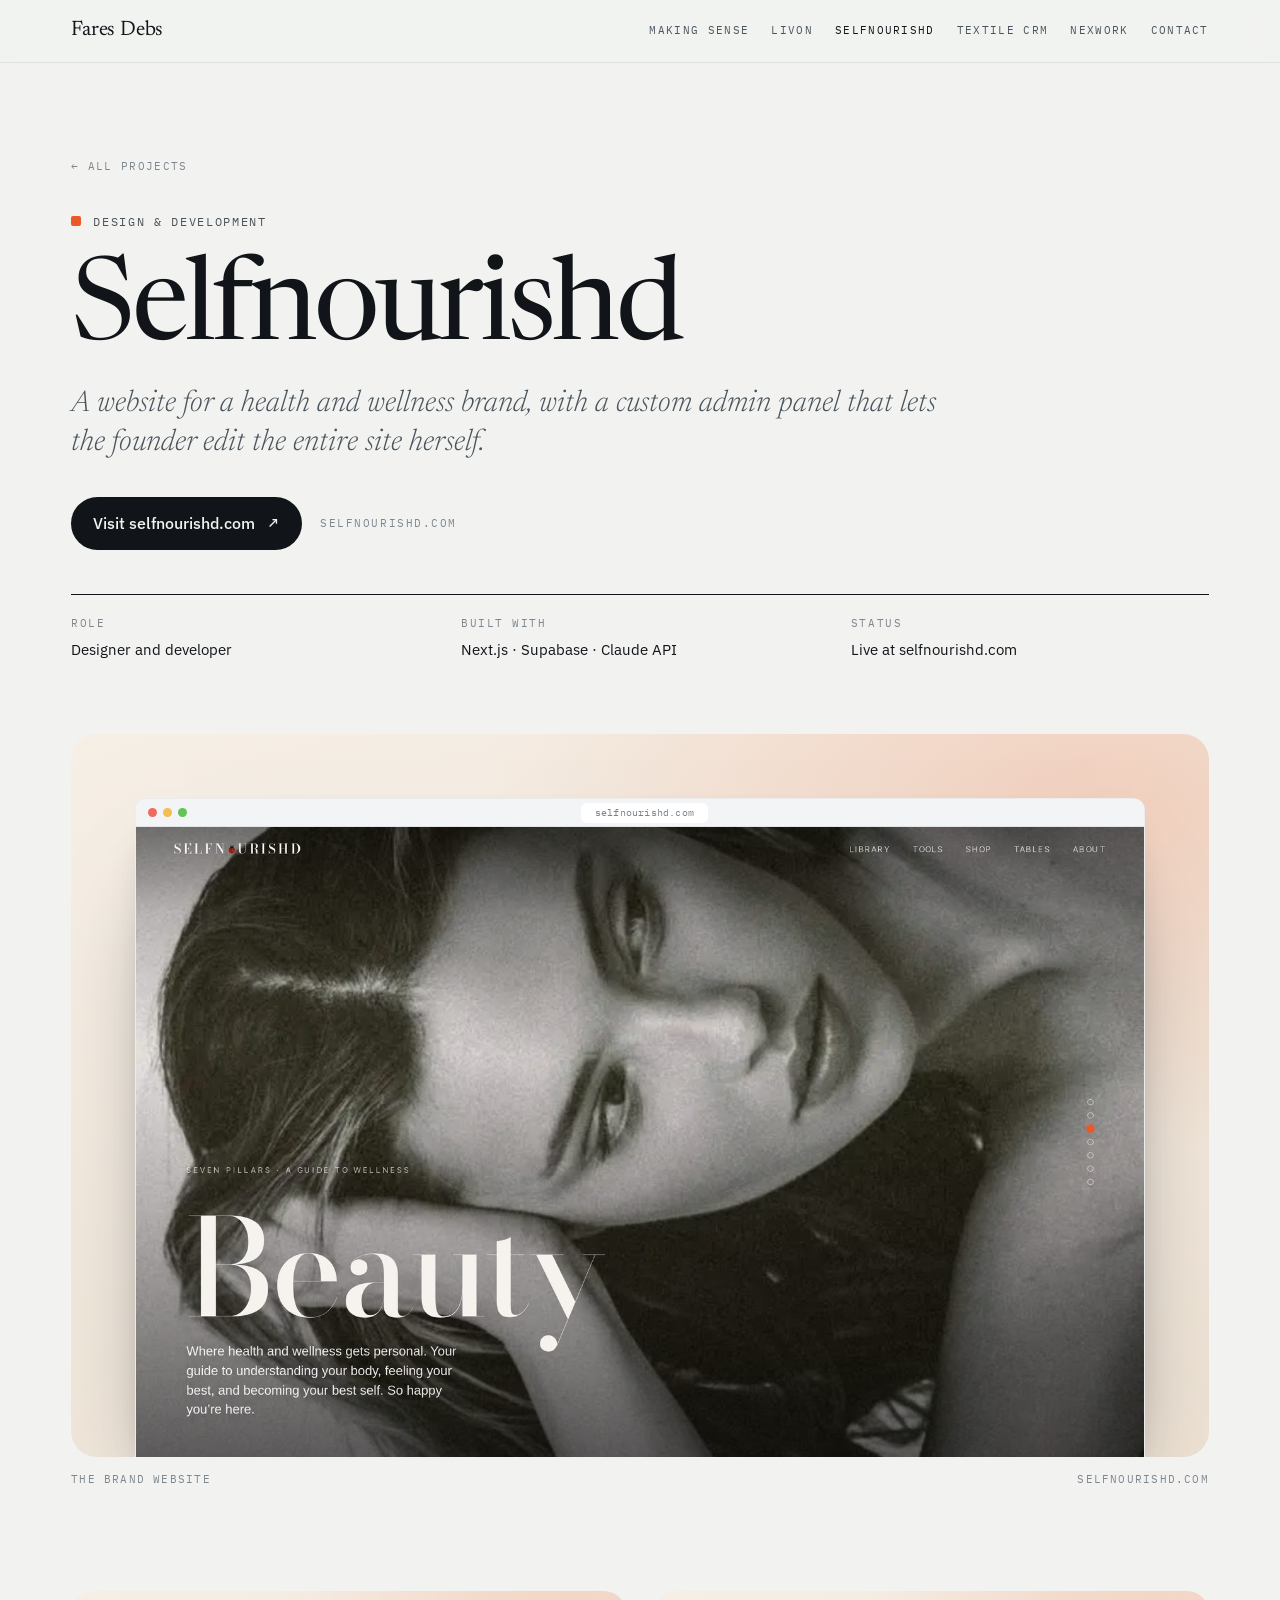
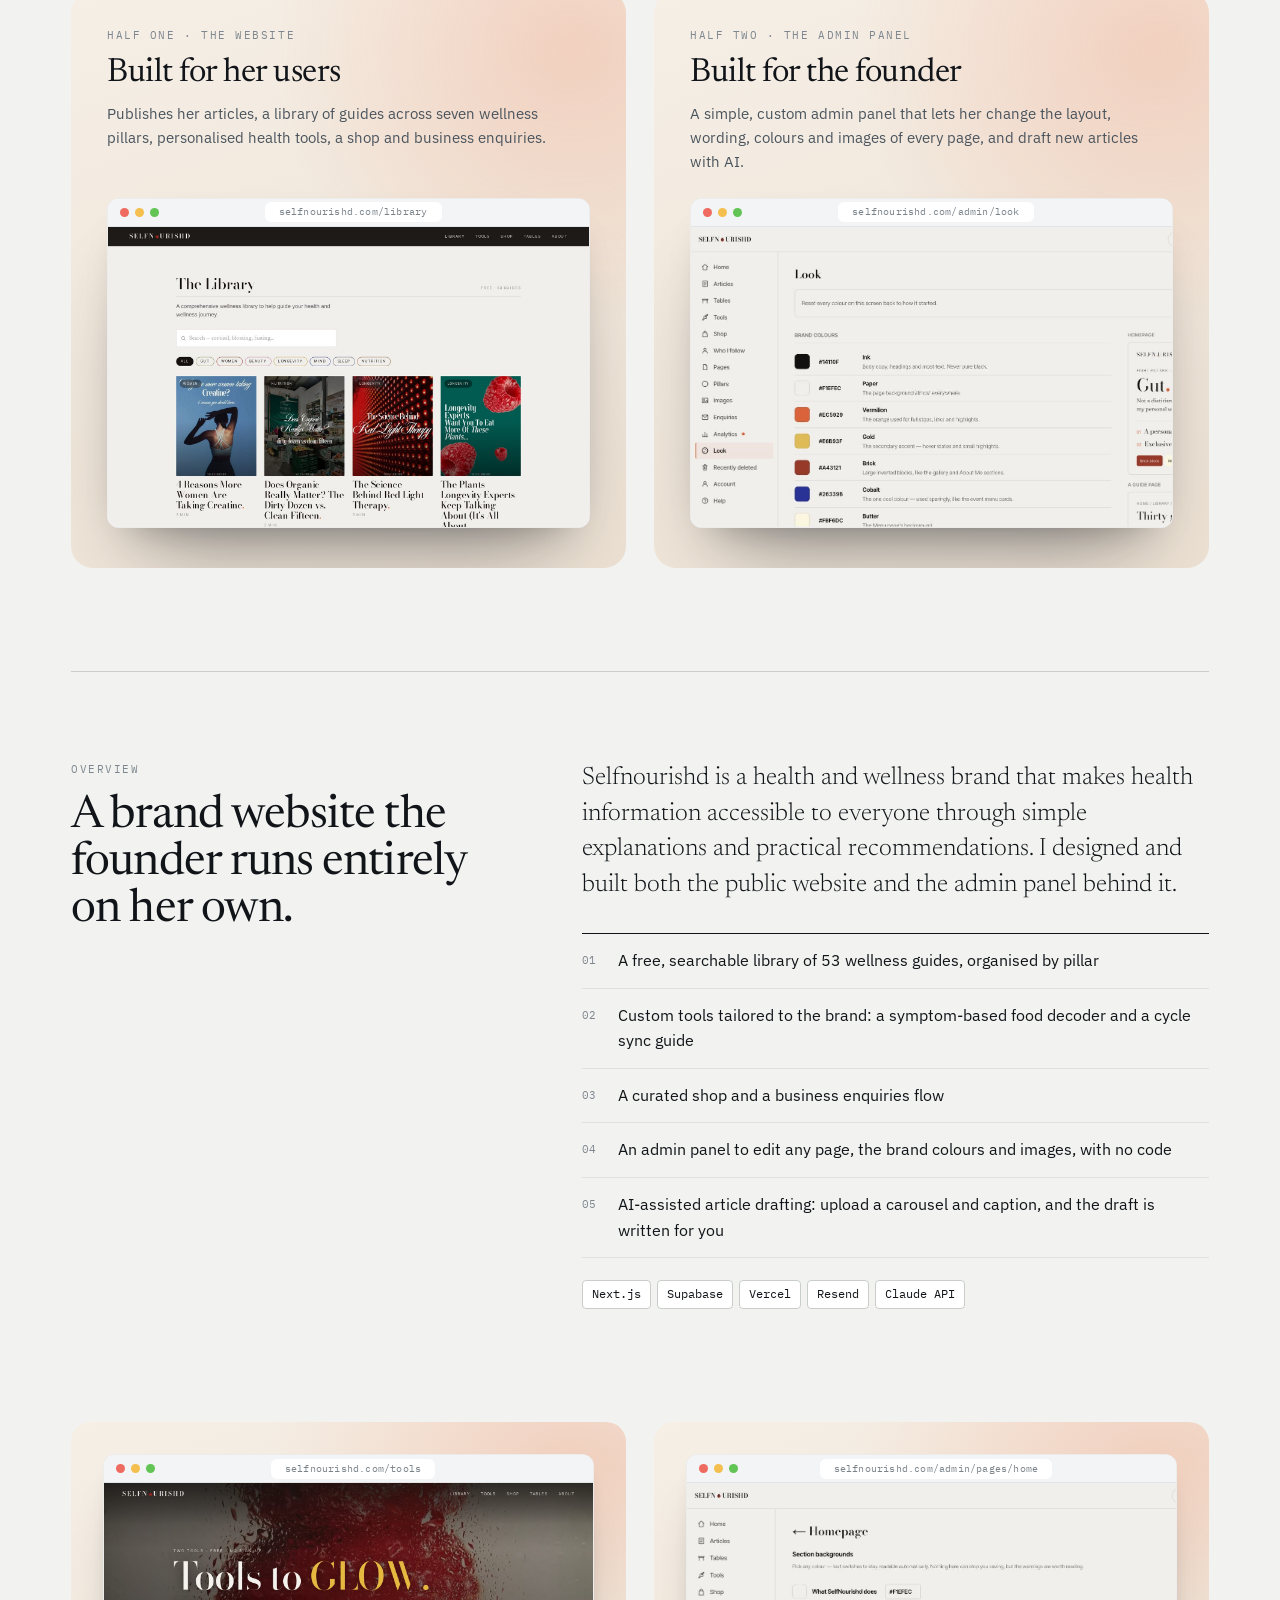
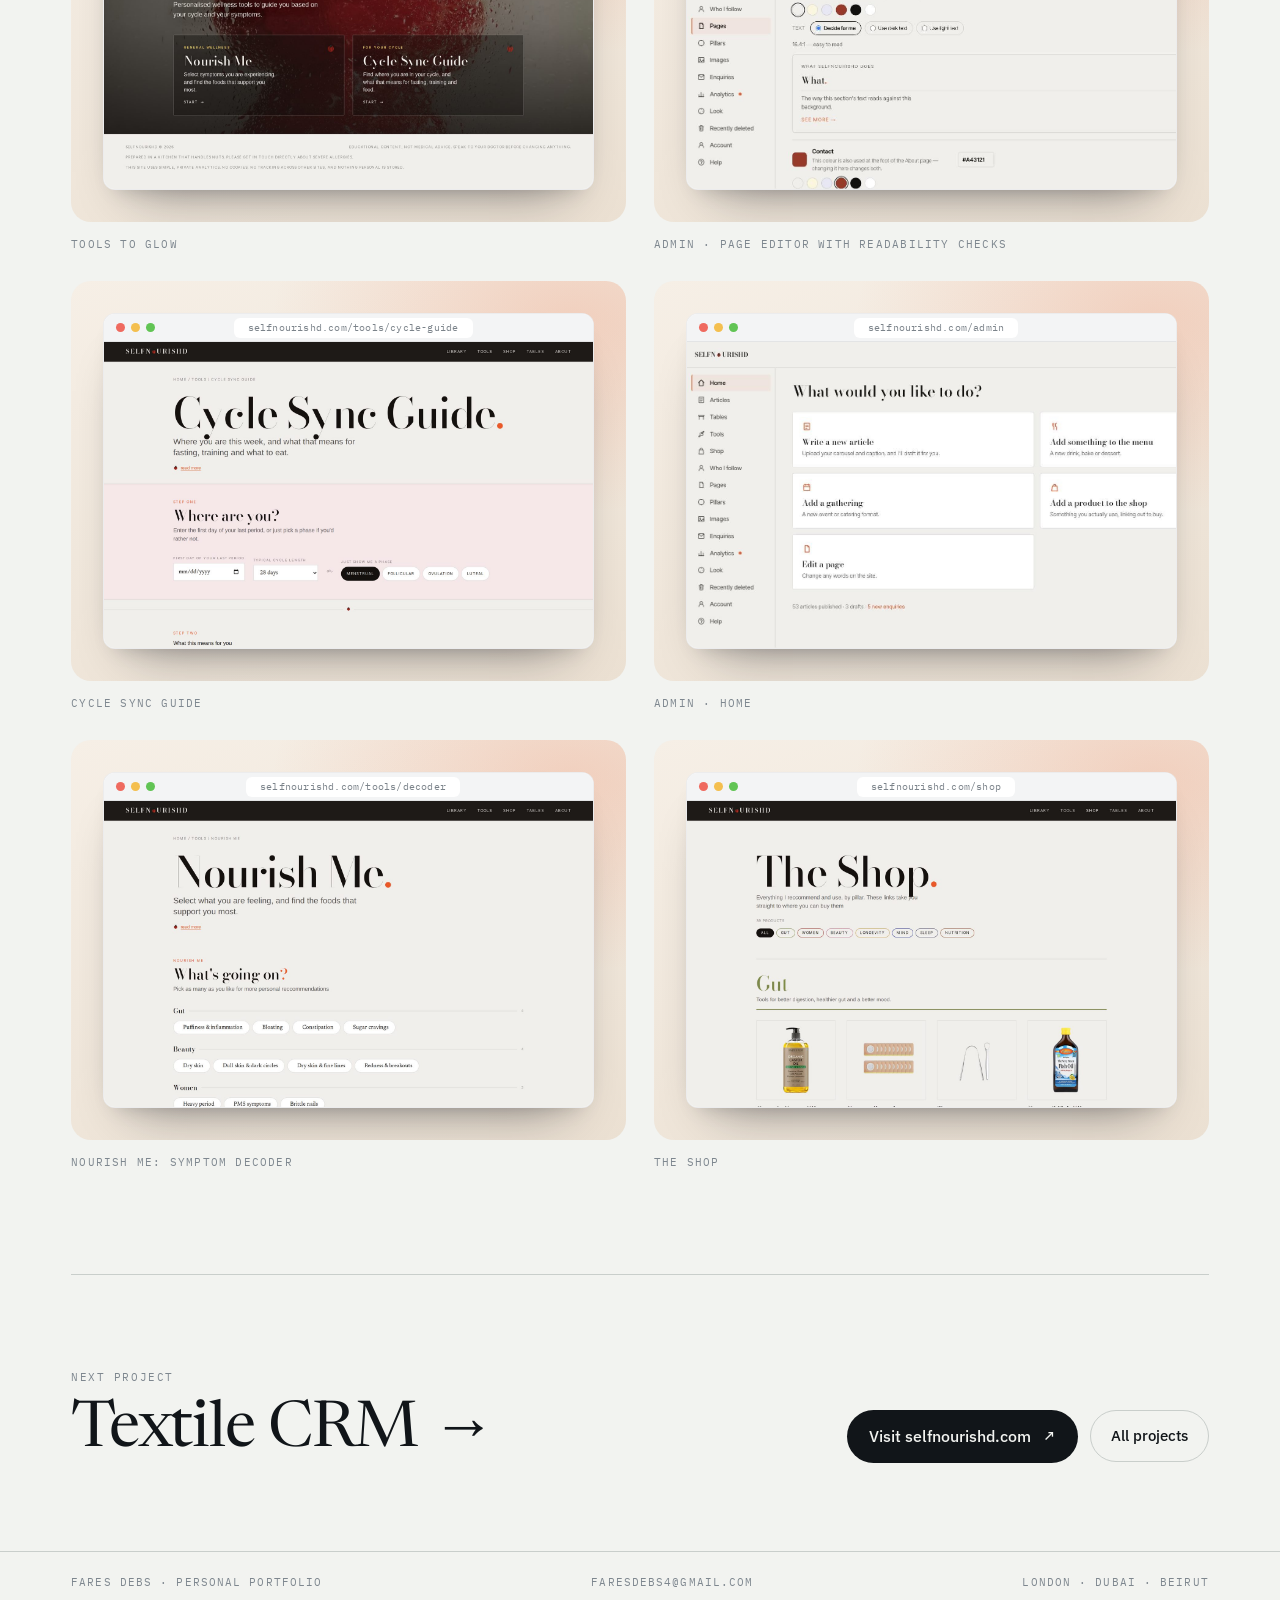
<file: selfnourishd.html>
<!doctype html>
<html lang="en">
<head>
<meta charset="utf-8">
<meta name="viewport" content="width=device-width, initial-scale=1, viewport-fit=cover">
<title>Selfnourishd · Fares Debs</title>
<meta name="description" content="Selfnourishd: a health and wellness brand website with a custom no-code admin panel.">
<meta property="og:title" content="Selfnourishd · Fares Debs">
<meta property="og:description" content="Selfnourishd: a health and wellness brand website with a custom no-code admin panel.">
<meta property="og:type" content="website">
<meta property="og:image" content="/img/og.jpg">
<meta name="theme-color" content="#F2F3F0">
<link rel="icon" href="/favicon.svg" type="image/svg+xml">
<link rel="preconnect" href="https://fonts.googleapis.com"><link rel="preconnect" href="https://fonts.gstatic.com" crossorigin><link rel="stylesheet" href="https://fonts.googleapis.com/css2?family=IBM+Plex+Mono:wght@400;500&family=IBM+Plex+Sans:wght@400;500;600&family=Newsreader:ital,opsz,wght@0,6..72,300;0,6..72,400;1,6..72,300;1,6..72,400&display=swap">
<link rel="stylesheet" href="/style.css">
</head>
<body>
<header class="bar"><div class="wrap">
  <a class="me" href="/">Fares Debs</a>
  <nav aria-label="Projects"><a class="opt" href="/making-sense">Making Sense</a><a class="opt" href="/livon">LivOn</a><a class="opt" href="/selfnourishd" aria-current=page>Selfnourishd</a><a class="opt" href="/textile-crm">Textile CRM</a><a class="opt" href="/nexwork">Nexwork</a><a href="mailto:faresdebs4@gmail.com">Contact</a></nav>
  <button class="burger" type="button" aria-label="Open menu" aria-expanded="false" aria-controls="mnav" onclick="const o=document.body.classList.toggle('menu-open');this.setAttribute('aria-expanded',o);this.setAttribute('aria-label',o?'Close menu':'Open menu')"><span></span><span></span><span></span></button>
</div>
<div class="mnav" id="mnav"><div class="wrap"><a href="/">Home</a><a href="/making-sense">Making Sense of the World</a><a href="/livon">LivOn Health</a><a href="/selfnourishd" aria-current=page>Selfnourishd</a><a href="/textile-crm">Textile CRM</a><a href="/nexwork">Nexwork</a><a href="mailto:faresdebs4@gmail.com">Contact</a></div></div>
</header>
<main class="wrap">
<section class="p-hero">
  <a class="back" href="/#projects">← All projects</a>
  <div class="eyebrow" style="margin-top:34px"><span class="sw" style="background:#EC5929"></span>Design & development</div>
  <h1 class="">Selfnourishd</h1>
  <p class="sub">A website for a health and wellness brand, with a custom admin panel that lets the founder edit the entire site herself.</p>
  <div class="actions"><a class="cta" href="https://www.selfnourishd.com/" target="_blank" rel="noopener">Visit selfnourishd.com <span class="ar">↗</span></a><span class="label" style="margin-left:6px">selfnourishd.com</span></div>
  <div class="meta"><div><span class="label">Role</span><span class="v">Designer and developer</span></div><div><span class="label">Built with</span><span class="v">Next.js · Supabase · Claude API</span></div><div><span class="label">Status</span><span class="v">Live at selfnourishd.com</span></div></div>
</section>
<section class="showcase rv"><div class="big t-sn"><div class="win " style=""><div class="chrome"><i></i><i></i><i></i><span class="url">selfnourishd.com</span></div><div class="shot" style="aspect-ratio:16/10"><img src="/img/sn-home.jpg" alt="Selfnourishd homepage" decoding="async"></div></div></div><div class="cap"><span>The brand website</span><span>selfnourishd.com</span></div></section>
<section class="split rv showcase">
  <div class="panel t-sn"><div class="label" style="">Half one · The website</div><h3>Built for her users</h3><p>Publishes her articles, a library of guides across seven wellness pillars, personalised health tools, a shop and business enquiries.</p><div class="win " style=""><div class="chrome"><i></i><i></i><i></i><span class="url">selfnourishd.com/library</span></div><div class="shot" style="aspect-ratio:16/10"><img src="/img/sn-library.jpg" alt="The Library" decoding="async"></div></div></div>
  <div class="panel t-sn"><div class="label" style="">Half two · The admin panel</div><h3>Built for the founder</h3><p>A simple, custom admin panel that lets her change the layout, wording, colours and images of every page, and draft new articles with AI.</p><div class="win " style=""><div class="chrome"><i></i><i></i><i></i><span class="url">selfnourishd.com/admin/look</span></div><div class="shot" style="aspect-ratio:16/10"><img src="/img/sn-admin-look.jpg" alt="Admin panel: brand colours" decoding="async"></div></div></div>
</section>
<section class="story rv">
  <div><div class="label">Overview</div><h2 style="margin-top:14px">A brand website the founder runs entirely on her own.</h2></div>
  <div><p class="lede">Selfnourishd is a health and wellness brand that makes health information accessible to everyone through simple explanations and practical recommendations. I designed and built both the public website and the admin panel behind it.</p><ul class="hl"><li><b>01</b><span>A free, searchable library of 53 wellness guides, organised by pillar</span></li><li><b>02</b><span>Custom tools tailored to the brand: a symptom-based food decoder and a cycle sync guide</span></li><li><b>03</b><span>A curated shop and a business enquiries flow</span></li><li><b>04</b><span>An admin panel to edit any page, the brand colours and images, with no code</span></li><li><b>05</b><span>AI-assisted article drafting: upload a carousel and caption, and the draft is written for you</span></li></ul><div class="stack"><span>Next.js</span><span>Supabase</span><span>Vercel</span><span>Resend</span><span>Claude API</span></div></div>
</section>
<section class="showcase rv"><div class="gallery"><figure><div class="frame t-sn"><div class="win " style=""><div class="chrome"><i></i><i></i><i></i><span class="url">selfnourishd.com/tools</span></div><div class="shot" style="aspect-ratio:16/10"><img src="/img/sn-tools.jpg" alt="Tools to glow" decoding="async"></div></div></div><figcaption class="cap"><span>Tools to glow</span></figcaption></figure><figure><div class="frame t-sn"><div class="win " style=""><div class="chrome"><i></i><i></i><i></i><span class="url">selfnourishd.com/admin/pages/home</span></div><div class="shot" style="aspect-ratio:16/10"><img src="/img/sn-admin-page-editor.jpg" alt="Admin · Page editor with readability checks" decoding="async"></div></div></div><figcaption class="cap"><span>Admin · Page editor with readability checks</span></figcaption></figure><figure><div class="frame t-sn"><div class="win " style=""><div class="chrome"><i></i><i></i><i></i><span class="url">selfnourishd.com/tools/cycle-guide</span></div><div class="shot" style="aspect-ratio:16/10"><img src="/img/sn-cycle.jpg" alt="Cycle Sync Guide" decoding="async"></div></div></div><figcaption class="cap"><span>Cycle Sync Guide</span></figcaption></figure><figure><div class="frame t-sn"><div class="win " style=""><div class="chrome"><i></i><i></i><i></i><span class="url">selfnourishd.com/admin</span></div><div class="shot" style="aspect-ratio:16/10"><img src="/img/sn-admin-home.jpg" alt="Admin · Home" decoding="async"></div></div></div><figcaption class="cap"><span>Admin · Home</span></figcaption></figure><figure><div class="frame t-sn"><div class="win " style=""><div class="chrome"><i></i><i></i><i></i><span class="url">selfnourishd.com/tools/decoder</span></div><div class="shot" style="aspect-ratio:16/10"><img src="/img/sn-decoder.jpg" alt="Nourish Me: symptom decoder" decoding="async"></div></div></div><figcaption class="cap"><span>Nourish Me: symptom decoder</span></figcaption></figure><figure><div class="frame t-sn"><div class="win " style=""><div class="chrome"><i></i><i></i><i></i><span class="url">selfnourishd.com/shop</span></div><div class="shot" style="aspect-ratio:16/10"><img src="/img/sn-shop.jpg" alt="The Shop" decoding="async"></div></div></div><figcaption class="cap"><span>The Shop</span></figcaption></figure></div></section>
<section class="next">
  <div><span class="label">Next project</span><a href="/textile-crm"><span class="nm">Textile CRM →</span></a></div>
  <div class="actions"><a class="cta" href="https://www.selfnourishd.com/" target="_blank" rel="noopener">Visit selfnourishd.com <span class="ar">↗</span></a><a class="ghost" href="/">All projects</a></div>
</section>
</main>
<footer><div class="wrap"><span>Fares Debs · Personal Portfolio</span><span><a href="mailto:faresdebs4@gmail.com">faresdebs4@gmail.com</a></span><span>London · Dubai · Beirut</span></div></footer>
<script>
(()=>{const els=document.querySelectorAll('.rv');if(!('IntersectionObserver' in window)){els.forEach(e=>e.classList.add('in'));return}
const io=new IntersectionObserver(es=>es.forEach(e=>{if(e.isIntersecting){e.target.classList.add('in');io.unobserve(e.target)}}),{rootMargin:'0px 0px -8% 0px'});els.forEach(e=>io.observe(e))})();
</script>
</body>
</html>
</file>
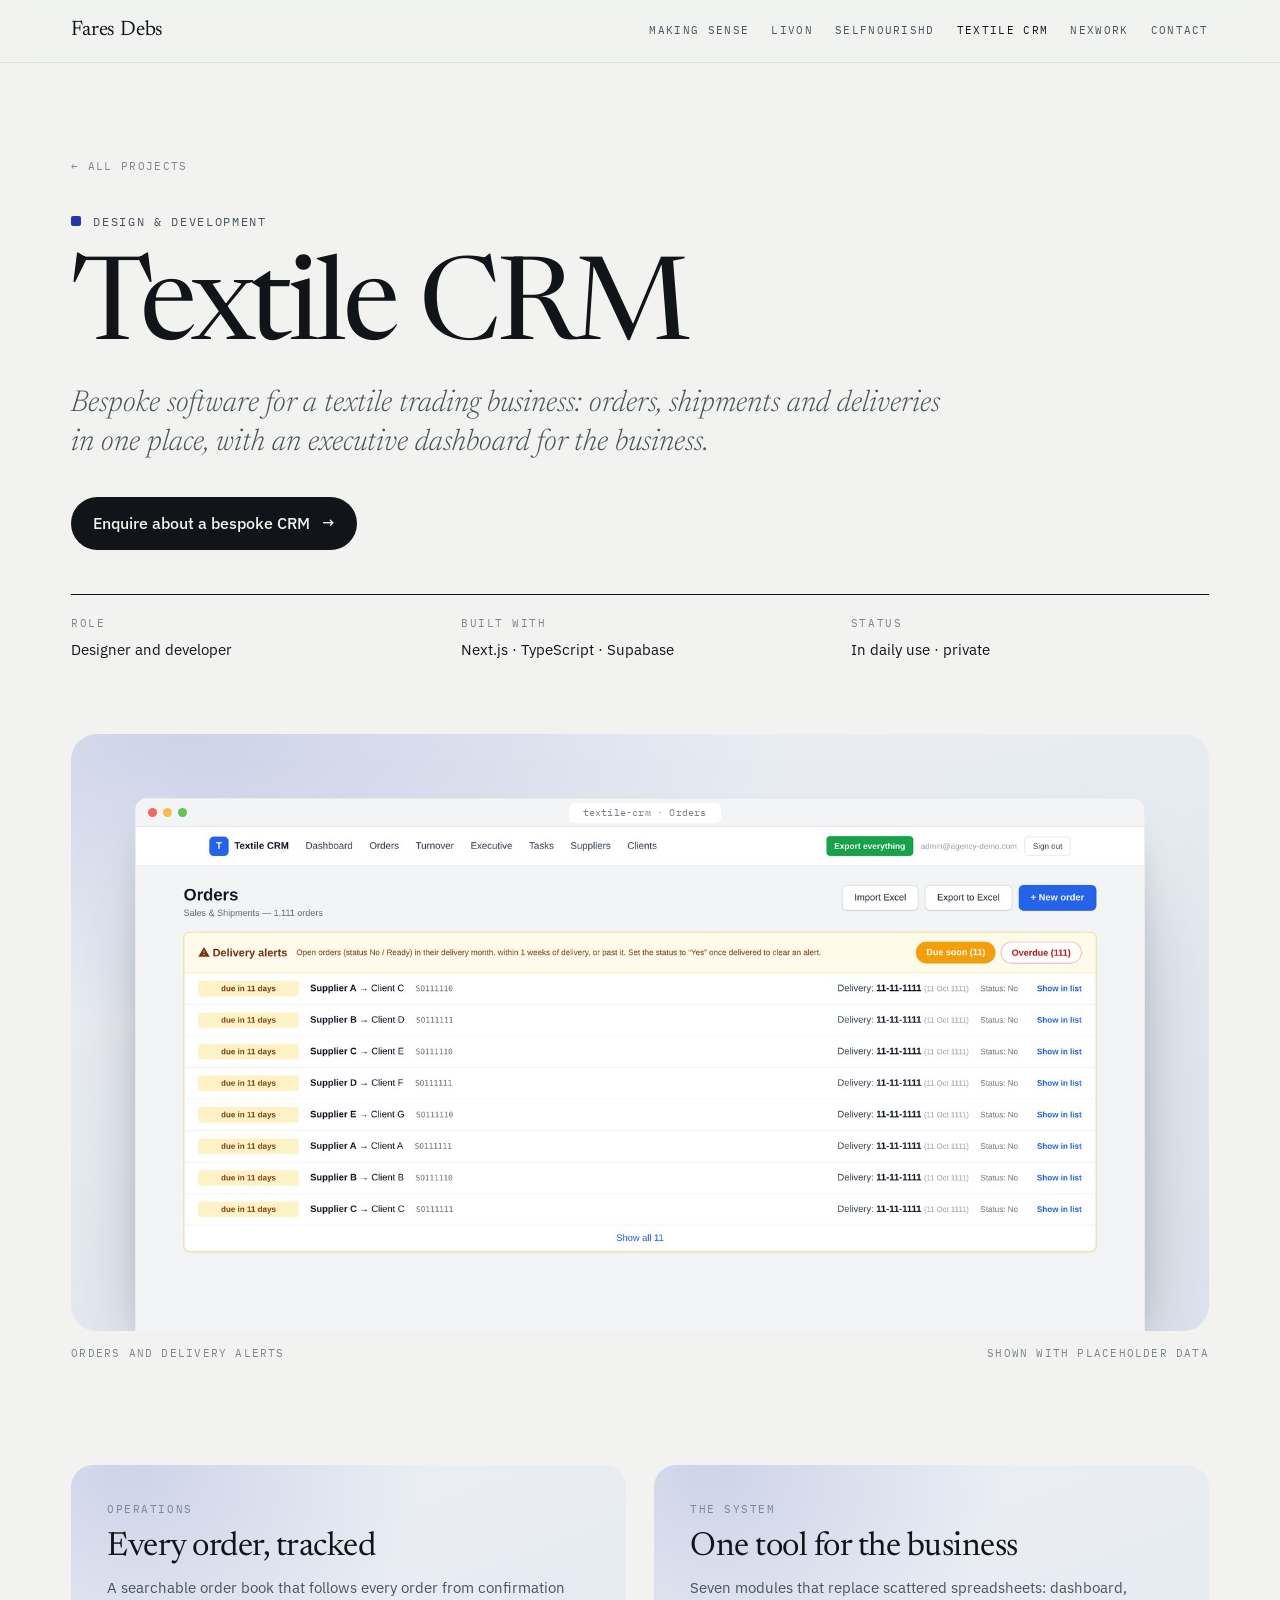
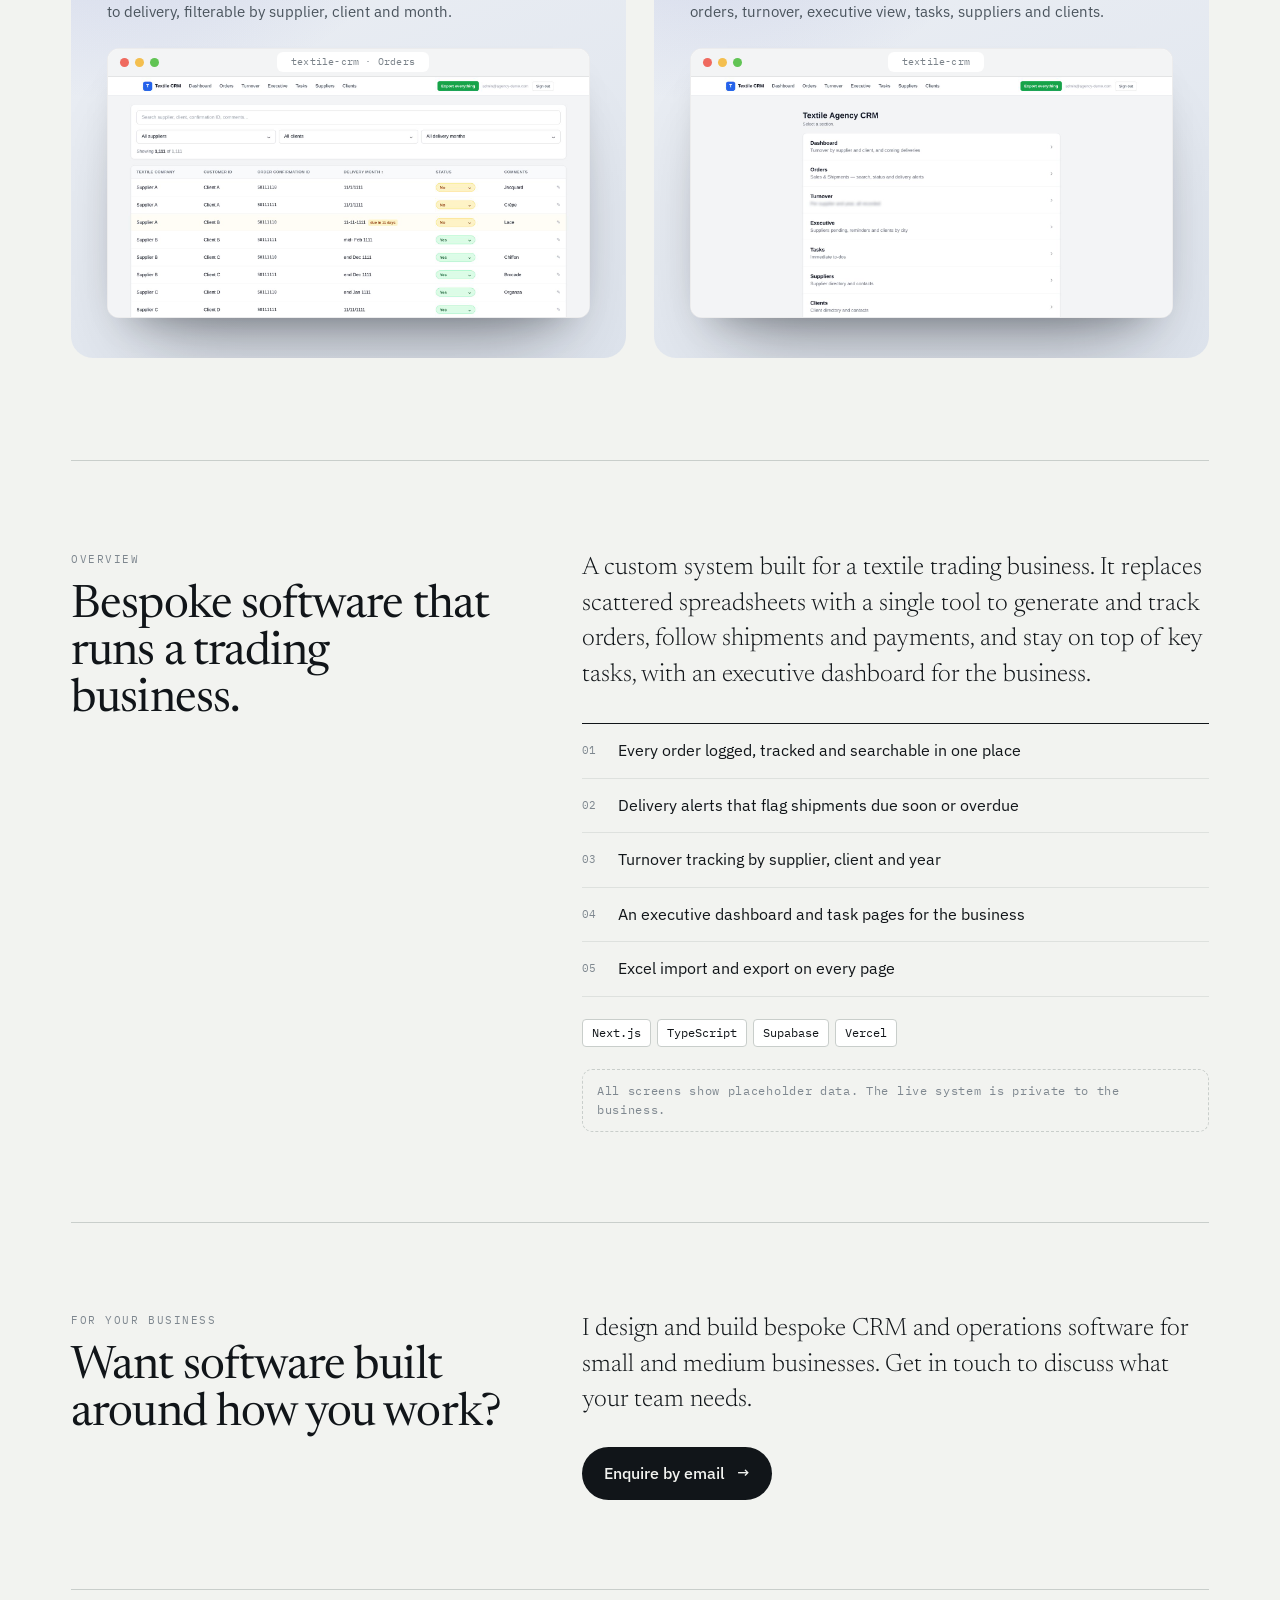
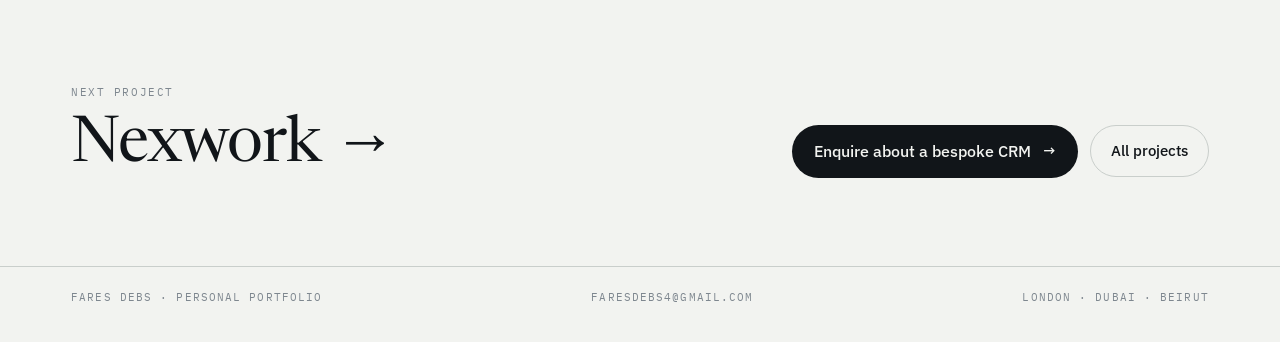
<file: textile-crm.html>
<!doctype html>
<html lang="en">
<head>
<meta charset="utf-8">
<meta name="viewport" content="width=device-width, initial-scale=1, viewport-fit=cover">
<title>Textile CRM · Fares Debs</title>
<meta name="description" content="Textile CRM: bespoke order and shipment software for a textile trading business.">
<meta property="og:title" content="Textile CRM · Fares Debs">
<meta property="og:description" content="Textile CRM: bespoke order and shipment software for a textile trading business.">
<meta property="og:type" content="website">
<meta property="og:image" content="/img/og.jpg">
<meta name="theme-color" content="#F2F3F0">
<link rel="icon" href="/favicon.svg" type="image/svg+xml">
<link rel="preconnect" href="https://fonts.googleapis.com"><link rel="preconnect" href="https://fonts.gstatic.com" crossorigin><link rel="stylesheet" href="https://fonts.googleapis.com/css2?family=IBM+Plex+Mono:wght@400;500&family=IBM+Plex+Sans:wght@400;500;600&family=Newsreader:ital,opsz,wght@0,6..72,300;0,6..72,400;1,6..72,300;1,6..72,400&display=swap">
<link rel="stylesheet" href="/style.css">
</head>
<body>
<header class="bar"><div class="wrap">
  <a class="me" href="/">Fares Debs</a>
  <nav aria-label="Projects"><a class="opt" href="/making-sense">Making Sense</a><a class="opt" href="/livon">LivOn</a><a class="opt" href="/selfnourishd">Selfnourishd</a><a class="opt" href="/textile-crm" aria-current=page>Textile CRM</a><a class="opt" href="/nexwork">Nexwork</a><a href="mailto:faresdebs4@gmail.com">Contact</a></nav>
  <button class="burger" type="button" aria-label="Open menu" aria-expanded="false" aria-controls="mnav" onclick="const o=document.body.classList.toggle('menu-open');this.setAttribute('aria-expanded',o);this.setAttribute('aria-label',o?'Close menu':'Open menu')"><span></span><span></span><span></span></button>
</div>
<div class="mnav" id="mnav"><div class="wrap"><a href="/">Home</a><a href="/making-sense">Making Sense of the World</a><a href="/livon">LivOn Health</a><a href="/selfnourishd">Selfnourishd</a><a href="/textile-crm" aria-current=page>Textile CRM</a><a href="/nexwork">Nexwork</a><a href="mailto:faresdebs4@gmail.com">Contact</a></div></div>
</header>
<main class="wrap">
<section class="p-hero">
  <a class="back" href="/#projects">← All projects</a>
  <div class="eyebrow" style="margin-top:34px"><span class="sw" style="background:#2438A6"></span>Design & development</div>
  <h1 class="">Textile CRM</h1>
  <p class="sub">Bespoke software for a textile trading business: orders, shipments and deliveries in one place, with an executive dashboard for the business.</p>
  <div class="actions"><a class="cta" href="mailto:faresdebs4@gmail.com?subject=Bespoke%20CRM%20enquiry">Enquire about a bespoke CRM <span class="ar">→</span></a></div>
  <div class="meta"><div><span class="label">Role</span><span class="v">Designer and developer</span></div><div><span class="label">Built with</span><span class="v">Next.js · TypeScript · Supabase</span></div><div><span class="label">Status</span><span class="v">In daily use · private</span></div></div>
</section>
<section class="showcase rv"><div class="big t-crm"><div class="win " style=""><div class="chrome"><i></i><i></i><i></i><span class="url">textile-crm · Orders</span></div><div class="shot" style="aspect-ratio:2/1"><img src="/img/crm-orders-alerts.jpg" alt="Orders with delivery alerts" decoding="async"></div></div></div><div class="cap"><span>Orders and delivery alerts</span><span>Shown with placeholder data</span></div></section>
<section class="split rv showcase">
  <div class="panel t-crm"><div class="label" style="">Operations</div><h3>Every order, tracked</h3><p>A searchable order book that follows every order from confirmation to delivery, filterable by supplier, client and month.</p><div class="win " style=""><div class="chrome"><i></i><i></i><i></i><span class="url">textile-crm · Orders</span></div><div class="shot" style="aspect-ratio:2/1"><img src="/img/crm-orders-table.jpg" alt="Order book" decoding="async"></div></div></div>
  <div class="panel t-crm"><div class="label" style="">The system</div><h3>One tool for the business</h3><p>Seven modules that replace scattered spreadsheets: dashboard, orders, turnover, executive view, tasks, suppliers and clients.</p><div class="win " style=""><div class="chrome"><i></i><i></i><i></i><span class="url">textile-crm</span></div><div class="shot" style="aspect-ratio:2/1"><img src="/img/crm-home.jpg" alt="CRM sections" decoding="async"></div></div></div>
</section>
<section class="story rv">
  <div><div class="label">Overview</div><h2 style="margin-top:14px">Bespoke software that runs a trading business.</h2></div>
  <div><p class="lede">A custom system built for a textile trading business. It replaces scattered spreadsheets with a single tool to generate and track orders, follow shipments and payments, and stay on top of key tasks, with an executive dashboard for the business.</p><ul class="hl"><li><b>01</b><span>Every order logged, tracked and searchable in one place</span></li><li><b>02</b><span>Delivery alerts that flag shipments due soon or overdue</span></li><li><b>03</b><span>Turnover tracking by supplier, client and year</span></li><li><b>04</b><span>An executive dashboard and task pages for the business</span></li><li><b>05</b><span>Excel import and export on every page</span></li></ul><div class="stack"><span>Next.js</span><span>TypeScript</span><span>Supabase</span><span>Vercel</span></div><p class="note">All screens show placeholder data. The live system is private to the business.</p></div>
</section>
<section class="story rv">
  <div><div class="label">For your business</div><h2 style="margin-top:14px">Want software built around how you work?</h2></div>
  <div><p class="lede">I design and build bespoke CRM and operations software for small and medium businesses. Get in touch to discuss what your team needs.</p><div class="actions" style="margin-top:28px"><a class="cta" href="mailto:faresdebs4@gmail.com?subject=Bespoke%20CRM%20enquiry">Enquire by email <span class="ar">→</span></a></div></div>
</section>
<section class="next">
  <div><span class="label">Next project</span><a href="/nexwork"><span class="nm">Nexwork →</span></a></div>
  <div class="actions"><a class="cta" href="mailto:faresdebs4@gmail.com?subject=Bespoke%20CRM%20enquiry">Enquire about a bespoke CRM <span class="ar">→</span></a><a class="ghost" href="/">All projects</a></div>
</section>
</main>
<footer><div class="wrap"><span>Fares Debs · Personal Portfolio</span><span><a href="mailto:faresdebs4@gmail.com">faresdebs4@gmail.com</a></span><span>London · Dubai · Beirut</span></div></footer>
<script>
(()=>{const els=document.querySelectorAll('.rv');if(!('IntersectionObserver' in window)){els.forEach(e=>e.classList.add('in'));return}
const io=new IntersectionObserver(es=>es.forEach(e=>{if(e.isIntersecting){e.target.classList.add('in');io.unobserve(e.target)}}),{rootMargin:'0px 0px -8% 0px'});els.forEach(e=>io.observe(e))})();
</script>
</body>
</html>
</file>
<file: style.css>
:root{
  --paper:#F2F3F0; --raise:#FFFFFF; --ink:#111519; --ink-2:#4A545D; --ink-3:#7E878F;
  --rule:#C9CECB; --rule-2:#DEE1DE; --accent:#2438A6;
  --serif:"Newsreader", Georgia, "Times New Roman", serif;
  --sans:"IBM Plex Sans", "Helvetica Neue", Arial, sans-serif;
  --mono:"IBM Plex Mono", ui-monospace, Menlo, Consolas, monospace;
  --gut:clamp(16px,4vw,64px);
  --max:1240px;
  --shadow-lg:0 50px 80px -40px rgba(10,14,20,.45), 0 18px 36px -24px rgba(10,14,20,.35);
  --shadow-md:0 30px 50px -30px rgba(10,14,20,.45), 0 10px 20px -14px rgba(10,14,20,.25);
  color-scheme:light;
}
*{box-sizing:border-box}
html,body{margin:0}
html{scroll-behavior:smooth;-webkit-text-size-adjust:100%}
body{background:var(--paper);color:var(--ink);font-family:var(--sans);font-size:16px;line-height:1.6;-webkit-font-smoothing:antialiased;overflow-x:hidden}
a{color:inherit;text-decoration:none}
a:focus-visible{outline:2px solid var(--accent);outline-offset:3px;border-radius:2px}
img{max-width:100%;display:block}
h1,h2,h3,p,figure,ul{margin:0;padding:0}
.wrap{max-width:var(--max);margin:0 auto;padding-inline:var(--gut)}
.label{font-family:var(--mono);font-size:11px;letter-spacing:.14em;text-transform:uppercase;color:var(--ink-3)}
.eyebrow{font-family:var(--mono);font-size:12px;letter-spacing:.14em;text-transform:uppercase;color:var(--ink-2);display:flex;gap:12px;align-items:center;flex-wrap:wrap}
.sw{width:10px;height:10px;display:inline-block;flex:none;border-radius:2px}

/* ---------- top bar ---------- */
.bar{position:sticky;top:0;z-index:20;background:color-mix(in srgb,var(--paper) 86%,transparent);backdrop-filter:blur(12px);-webkit-backdrop-filter:blur(12px);border-bottom:1px solid var(--rule-2)}
.bar .wrap{display:flex;justify-content:space-between;align-items:center;gap:16px;padding-block:14px}
.bar .me{font-family:var(--serif);font-size:21px;letter-spacing:-.01em}
.bar nav{display:flex;gap:22px;font-family:var(--mono);font-size:11px;letter-spacing:.12em;text-transform:uppercase}
.bar nav a{color:var(--ink-2);transition:color .15s}
.bar nav a:hover,.bar nav a[aria-current]{color:var(--ink)}
@media (max-width:860px){.bar nav .opt{display:none}}

/* ---------- buttons ---------- */
.cta{display:inline-flex;align-items:center;gap:12px;background:var(--ink);color:var(--paper);font-size:15.5px;font-weight:500;padding:14px 22px;border-radius:999px;transition:transform .2s ease, opacity .2s}
.cta:hover{transform:translateY(-1px);opacity:.9}
.cta .ar{font-size:15px}
.ghost{display:inline-flex;align-items:center;gap:10px;font-size:15px;font-weight:500;padding:13px 20px;border-radius:999px;border:1px solid var(--rule);transition:border-color .2s}
.ghost:hover{border-color:var(--ink)}
.actions{display:flex;gap:12px;flex-wrap:wrap;align-items:center}

/* ---------- home hero ---------- */
.hero{display:grid;grid-template-columns:minmax(0,1fr) auto;gap:clamp(28px,6vw,96px);align-items:end;padding-block:clamp(56px,9vw,120px) clamp(40px,6vw,72px);border-bottom:1px solid var(--rule)}
.hero h1{font-family:var(--serif);font-weight:300;font-size:clamp(68px,13vw,184px);line-height:.86;letter-spacing:-.04em;margin-top:24px}
.hero .role{font-size:clamp(18px,1.8vw,21px);margin-top:28px;color:var(--ink)}
.hero .role span{color:var(--ink-3)}
.contact{display:flex;gap:10px 26px;flex-wrap:wrap;font-family:var(--mono);font-size:13px;margin-top:22px}
.contact a{border-bottom:1px solid var(--rule);padding-bottom:2px;transition:border-color .15s}
.contact a:hover{border-color:var(--ink)}
.portrait{width:clamp(180px,22vw,300px);aspect-ratio:4/5;border-radius:14px;overflow:hidden;box-shadow:var(--shadow-md);background:#d9dcdf}
.portrait img{width:100%;height:100%;object-fit:cover;object-position:50% 30%}
@media (max-width:760px){.hero{grid-template-columns:1fr}.portrait{order:-1;width:150px}}

.intro{display:grid;grid-template-columns:minmax(0,1fr) minmax(0,1.4fr);gap:clamp(24px,5vw,80px);padding-block:clamp(40px,6vw,72px)}
.intro p{font-family:var(--serif);font-weight:300;font-size:clamp(22px,2.4vw,30px);line-height:1.32;letter-spacing:-.005em}
@media (max-width:760px){.intro{grid-template-columns:1fr}}

/* ---------- project rows (home) ---------- */
.rows{display:grid;gap:clamp(56px,8vw,112px);padding-bottom:clamp(64px,9vw,128px)}
.row{display:grid;grid-template-columns:minmax(0,1.45fr) minmax(0,1fr);gap:clamp(28px,5vw,80px);align-items:center}
.row:nth-child(even) .stage{order:2}
@media (max-width:900px){.row{grid-template-columns:1fr}.row:nth-child(even) .stage{order:0}}
.row .num{font-family:var(--mono);font-size:12px;letter-spacing:.14em;color:var(--ink-3)}
.row h2{font-family:var(--serif);font-weight:400;font-size:clamp(40px,4.6vw,64px);line-height:.98;letter-spacing:-.022em;margin-top:14px}
.row .one{font-family:var(--serif);font-style:italic;font-weight:300;font-size:clamp(19px,1.8vw,23px);line-height:1.35;color:var(--ink-2);margin-top:14px}
.row .tags{display:flex;flex-wrap:wrap;gap:6px;margin-top:20px}
.tag{font-family:var(--mono);font-size:11px;letter-spacing:.06em;border:1px solid var(--rule);padding:4px 10px;border-radius:999px;color:var(--ink-2);white-space:nowrap}
.row .actions{margin-top:28px}
.row .stage{transition:transform .5s cubic-bezier(.2,.7,.2,1)}
.row a.stage:hover{transform:translateY(-4px)}

/* ---------- stages (tinted backdrops for screenshots) ---------- */
.stage{position:relative;display:block;border-radius:22px;overflow:hidden;isolation:isolate}
.stage::after{content:"";position:absolute;inset:0;border-radius:inherit;box-shadow:inset 0 0 0 1px rgba(255,255,255,.08);pointer-events:none}
.stage.thumb{aspect-ratio:16/11}
.t-ms{background:radial-gradient(120% 90% at 85% 0%,#d9efe1 0%,rgba(217,239,225,0) 60%),linear-gradient(160deg,#eef5ef 0%,#dfe9e1 100%)}
.t-lv{background:radial-gradient(70% 70% at 15% 10%,rgba(84,190,160,.35),transparent 60%),radial-gradient(60% 60% at 90% 80%,rgba(140,120,255,.28),transparent 60%),linear-gradient(160deg,#121719 0%,#0a0d0f 100%)}
.t-sn{background:radial-gradient(90% 80% at 90% 10%,rgba(236,89,41,.18),transparent 60%),linear-gradient(160deg,#f6efe6 0%,#ebe0d2 100%)}
.t-crm{background:radial-gradient(90% 80% at 10% 0%,rgba(36,56,166,.16),transparent 60%),linear-gradient(160deg,#eef1f6 0%,#dde3ec 100%)}
.t-nx{background:radial-gradient(70% 70% at 80% 10%,rgba(131,125,255,.35),transparent 62%),radial-gradient(60% 60% at 10% 90%,rgba(91,80,230,.22),transparent 60%),linear-gradient(160deg,#16151c 0%,#0c0c10 100%)}

/* browser window */
.win{position:absolute;border-radius:12px;overflow:hidden;background:#fff;box-shadow:var(--shadow-lg);border:1px solid rgba(17,21,25,.08)}
.win.dark{background:#141414;border-color:rgba(255,255,255,.08)}
.win .chrome{height:28px;display:flex;align-items:center;gap:6px;padding:0 12px;background:#f3f4f5;border-bottom:1px solid rgba(17,21,25,.07)}
.win.dark .chrome{background:#1d1d20;border-bottom-color:rgba(255,255,255,.06)}
.win .chrome i{width:9px;height:9px;border-radius:50%;background:#d4d7da;display:block;flex:none}
.win.dark .chrome i{background:#3a3a3f}
.win .chrome i:nth-child(1){background:#ef6a5f}.win .chrome i:nth-child(2){background:#f4bf4f}.win .chrome i:nth-child(3){background:#61c454}
.win .chrome .url{margin:0 auto;font-family:var(--mono);font-size:10px;letter-spacing:.02em;color:#7b838a;background:#fff;border-radius:6px;padding:2px 14px;max-width:60%;white-space:nowrap;overflow:hidden;text-overflow:ellipsis;transform:translateX(-18px)}
.win.dark .chrome .url{background:#2a2a2e;color:#9a9aa3}
.win img{width:100%;height:auto;display:block}
.win .shot{overflow:hidden}
.win .shot img{object-fit:cover;object-position:top left;width:100%;height:100%}

/* phone */
.phone{position:absolute;border-radius:22px;overflow:hidden;box-shadow:var(--shadow-lg)}
.phone img{width:100%;height:100%;object-fit:cover;object-position:top}

/* ---------- project page ---------- */
.p-hero{padding-block:clamp(48px,7vw,96px) clamp(28px,4vw,48px)}
.p-hero .back{font-family:var(--mono);font-size:11px;letter-spacing:.12em;text-transform:uppercase;color:var(--ink-3)}
.p-hero .back:hover{color:var(--ink)}
.p-hero h1{font-family:var(--serif);font-weight:400;font-size:clamp(56px,9vw,124px);line-height:.92;letter-spacing:-.035em;margin-top:28px}
.p-hero h1.long{font-size:clamp(46px,7vw,96px)}
.p-hero .sub{font-family:var(--serif);font-style:italic;font-weight:300;font-size:clamp(21px,2.4vw,30px);line-height:1.3;color:var(--ink-2);margin-top:20px;max-width:880px}
.p-hero .actions{margin-top:34px}
.meta{display:grid;grid-template-columns:repeat(3,minmax(0,1fr));gap:16px 32px;margin-top:44px;padding-top:20px;border-top:1px solid var(--ink)}
.meta div span{display:block}
.meta .v{font-size:15px;margin-top:6px}
@media (max-width:700px){.meta{grid-template-columns:1fr 1fr}}

.showcase{margin-block:clamp(8px,2vw,24px) clamp(56px,8vw,104px)}
.big{position:relative;border-radius:26px;overflow:hidden;isolation:isolate;padding:clamp(20px,5vw,72px) clamp(16px,5vw,72px) 0}
.big .win,.big .phone{position:relative}
.big .win{box-shadow:0 60px 100px -50px rgba(10,14,20,.6),0 20px 40px -26px rgba(10,14,20,.4)}
.big.pad-b{padding-bottom:clamp(20px,5vw,72px)}
.cap{font-family:var(--mono);font-size:11px;letter-spacing:.11em;text-transform:uppercase;color:var(--ink-3);margin-top:14px;display:flex;justify-content:space-between;gap:12px;flex-wrap:wrap}

.split{display:grid;grid-template-columns:repeat(2,minmax(0,1fr));gap:clamp(16px,2.4vw,28px)}
@media (max-width:820px){.split{grid-template-columns:1fr}}
.panel{border-radius:22px;overflow:hidden;padding:clamp(18px,3vw,36px) clamp(16px,3vw,36px) 0;position:relative;isolation:isolate}
.panel .win{position:relative;border-bottom-left-radius:0;border-bottom-right-radius:0;border-bottom:0}
.panel h3{font-family:var(--serif);font-weight:400;font-size:clamp(26px,2.6vw,34px);letter-spacing:-.015em;line-height:1.05}
.panel p{font-size:15px;color:var(--ink-2);margin:10px 0 24px;max-width:460px}
.panel.on-dark h3{color:#f2f2f2}.panel.on-dark p{color:#a9adb3}
.panel .label{margin-bottom:12px}

.story{display:grid;grid-template-columns:minmax(0,.9fr) minmax(0,1.3fr);gap:clamp(28px,6vw,96px);padding-block:clamp(48px,7vw,96px);border-top:1px solid var(--rule)}
@media (max-width:860px){.story{grid-template-columns:1fr}}
.story h2{font-family:var(--serif);font-weight:400;font-size:clamp(32px,3.6vw,48px);line-height:1.02;letter-spacing:-.02em}
.story .lede{font-family:var(--serif);font-weight:300;font-size:clamp(20px,2vw,25px);line-height:1.42;color:var(--ink)}
.hl{list-style:none;margin-top:30px;border-top:1px solid var(--ink)}
.hl li{display:grid;grid-template-columns:28px 1fr;gap:8px;font-size:16px;padding:14px 0;border-bottom:1px solid var(--rule-2)}
.hl li b{font-family:var(--mono);font-weight:400;font-size:11px;color:var(--ink-3);padding-top:4px}
.stack{display:flex;flex-wrap:wrap;gap:6px;margin-top:22px}
.stack span{font-family:var(--mono);font-size:11.5px;border:1px solid var(--rule);padding:4px 9px;border-radius:4px;background:var(--raise)}

/* film strip of phone screens */
.strip{display:grid;grid-auto-flow:column;grid-auto-columns:clamp(200px,24vw,290px);gap:clamp(14px,1.8vw,22px);overflow-x:auto;scroll-snap-type:x mandatory;padding:clamp(24px,4vw,56px);scrollbar-width:thin}
.strip figure{scroll-snap-align:start}
.strip img{border-radius:18px;box-shadow:0 30px 50px -30px rgba(0,0,0,.7);aspect-ratio:1290/2796;object-fit:cover}
.strip figcaption{font-family:var(--mono);font-size:10.5px;letter-spacing:.11em;text-transform:uppercase;color:#8f979e;margin-top:12px}

.gallery{display:grid;grid-template-columns:repeat(2,minmax(0,1fr));gap:clamp(16px,2.4vw,28px)}
@media (max-width:820px){.gallery{grid-template-columns:1fr}}
.gallery figure .frame{border-radius:20px;padding:clamp(16px,2.6vw,32px);padding-bottom:0;overflow:hidden}
.gallery figure .frame .win{position:relative;border-bottom-left-radius:0;border-bottom-right-radius:0;border-bottom:0}

.essays{border-top:1px solid var(--ink)}
.essays a{display:grid;grid-template-columns:1fr auto;gap:16px;align-items:baseline;padding:16px 0;border-bottom:1px solid var(--rule-2);font-family:var(--serif);font-size:clamp(19px,1.9vw,24px);line-height:1.22;transition:color .15s}
.essays a span{font-family:var(--mono);font-size:11px;letter-spacing:.08em;color:var(--ink-3);white-space:nowrap}
.essays a:hover{color:var(--accent)}

.note{font-family:var(--mono);font-size:11.5px;letter-spacing:.06em;color:var(--ink-3);border:1px dashed var(--rule);border-radius:10px;padding:12px 14px;margin-top:22px}

.next{display:flex;justify-content:space-between;align-items:end;gap:24px;flex-wrap:wrap;padding-block:clamp(48px,7vw,88px);border-top:1px solid var(--rule)}
.next .nm{font-family:var(--serif);font-size:clamp(36px,5vw,64px);line-height:1;letter-spacing:-.02em;margin-top:10px;display:block;transition:color .15s}
.next a:hover .nm{color:var(--accent)}

.closing{display:grid;grid-template-columns:minmax(0,1fr) auto;gap:32px;align-items:end;padding-block:clamp(56px,8vw,104px);border-top:1px solid var(--rule)}
.closing .talk{font-family:var(--serif);font-weight:300;font-size:clamp(48px,7vw,96px);line-height:.95;letter-spacing:-.03em}
@media (max-width:760px){.closing{grid-template-columns:1fr}}

footer{border-top:1px solid var(--rule)}
footer .wrap{display:flex;justify-content:space-between;gap:12px;flex-wrap:wrap;padding-block:22px 36px;font-family:var(--mono);font-size:11px;letter-spacing:.1em;text-transform:uppercase;color:var(--ink-3)}

/* reveal */
.rv{opacity:0;transform:translateY(18px);transition:opacity .8s ease, transform .8s cubic-bezier(.2,.7,.2,1)}
.rv.in{opacity:1;transform:none}
@media (prefers-reduced-motion:reduce){html{scroll-behavior:auto}.rv{opacity:1;transform:none}*{transition:none!important}}
.big:not(.pad-b) > .win{border-bottom-left-radius:0;border-bottom-right-radius:0;border-bottom:0}
.big > .win{max-width:1100px;margin:0 auto}
.row:nth-child(even){grid-template-columns:minmax(0,1fr) minmax(0,1.45fr)}
@media (max-width:900px){.row:nth-child(even){grid-template-columns:1fr}}

/* home: five projects index */
.intro{align-items:start}
.five{font-family:var(--serif);font-weight:400;font-size:clamp(40px,4.6vw,64px);line-height:1;letter-spacing:-.022em;margin-top:14px}
.toc{list-style:none;margin:0;padding:0;border-top:1px solid var(--ink)}
.toc a{display:grid;grid-template-columns:44px 1fr auto;gap:12px;align-items:baseline;padding:16px 0;border-bottom:1px solid var(--rule-2);transition:padding .25s ease}
.toc .n{font-family:var(--mono);font-size:11px;letter-spacing:.12em;color:var(--ink-3)}
.toc .t{display:flex;flex-wrap:wrap;gap:4px 14px;align-items:baseline}
.toc b{font-family:var(--serif);font-weight:400;font-size:clamp(21px,2vw,26px);letter-spacing:-.01em;line-height:1.15}
.toc em{font-style:normal;font-size:15px;color:var(--ink-2)}
.toc .d{font-size:14px;color:var(--ink-3);transition:transform .25s ease,color .2s}
.toc a:hover{padding-left:6px}
.toc a:hover b{color:var(--accent)}
.toc a:hover .d{transform:translateY(3px);color:var(--ink)}
.row{scroll-margin-top:90px}

/* hovering snippet windows in paired panels and galleries */
.panel{display:flex;flex-direction:column;padding-bottom:clamp(20px,3.2vw,40px)}
.panel .win{margin-top:auto;border-radius:12px!important;border:1px solid rgba(17,21,25,.08)!important;box-shadow:var(--shadow-lg)}
.panel .win.dark{border-color:rgba(255,255,255,.08)!important}
.gallery figure .frame{padding-bottom:clamp(16px,2.6vw,32px)}
.gallery figure .frame .win{border-radius:12px!important;border:1px solid rgba(17,21,25,.08)!important;box-shadow:var(--shadow-md)}
.gallery figure .frame .win.dark{border-color:rgba(255,255,255,.08)!important}

/* cut-out portrait sitting on the hero rule */
.hero{position:relative}
.portrait.cut{width:clamp(220px,26vw,360px);aspect-ratio:auto;border-radius:0;overflow:visible;box-shadow:none;background:none;margin-bottom:calc(-1 * clamp(40px,6vw,72px));position:relative}
.portrait.cut::before{content:"";position:absolute;left:8%;right:8%;bottom:0;top:18%;border-radius:999px 999px 0 0;background:radial-gradient(120% 80% at 50% 0%,#e3e7ea 0%,#e9ebe8 55%,rgba(233,235,232,0) 100%);z-index:0}
.portrait.cut img{position:relative;z-index:1;width:100%;height:auto;object-fit:contain;filter:drop-shadow(0 18px 28px rgba(17,21,25,.12))}
@media (max-width:760px){.portrait.cut{width:200px;margin-bottom:0}}
.toc .t{flex-direction:column;align-items:flex-start;gap:3px}
@media (max-width:760px){.portrait.cut img{-webkit-mask-image:linear-gradient(to bottom,#000 78%,transparent);mask-image:linear-gradient(to bottom,#000 78%,transparent)}}

/* mobile menu */
.burger{display:none;width:40px;height:40px;margin-right:-8px;border:0;background:none;cursor:pointer;flex-direction:column;justify-content:center;align-items:center;gap:5px;padding:0}
.burger span{display:block;width:22px;height:1.5px;background:var(--ink);border-radius:2px;transition:transform .25s ease,opacity .2s}
.menu-open .burger span:nth-child(1){transform:translateY(6.5px) rotate(45deg)}
.menu-open .burger span:nth-child(2){opacity:0}
.menu-open .burger span:nth-child(3){transform:translateY(-6.5px) rotate(-45deg)}
.mnav{display:none}
@media (max-width:860px){
  .bar nav{display:none}
  .burger{display:flex}
  .mnav{display:block;max-height:0;overflow:hidden;transition:max-height .35s ease;border-top:1px solid transparent}
  .menu-open .mnav{max-height:520px;border-top-color:var(--rule-2)}
  .mnav .wrap{display:flex;flex-direction:column;padding-block:6px 18px}
  .mnav a{font-family:var(--serif);font-size:24px;letter-spacing:-.01em;padding:12px 0;border-bottom:1px solid var(--rule-2)}
  .mnav a:last-child{border-bottom:0;font-family:var(--mono);font-size:12px;letter-spacing:.12em;text-transform:uppercase;color:var(--ink-2);padding-top:16px}
  .mnav a[aria-current]{color:var(--accent)}
}
.bar .mnav .wrap{align-items:stretch;justify-content:flex-start}

/* name sits directly above the links */
.hero h1 + .contact{margin-top:clamp(28px,3vw,40px)}
</file>
